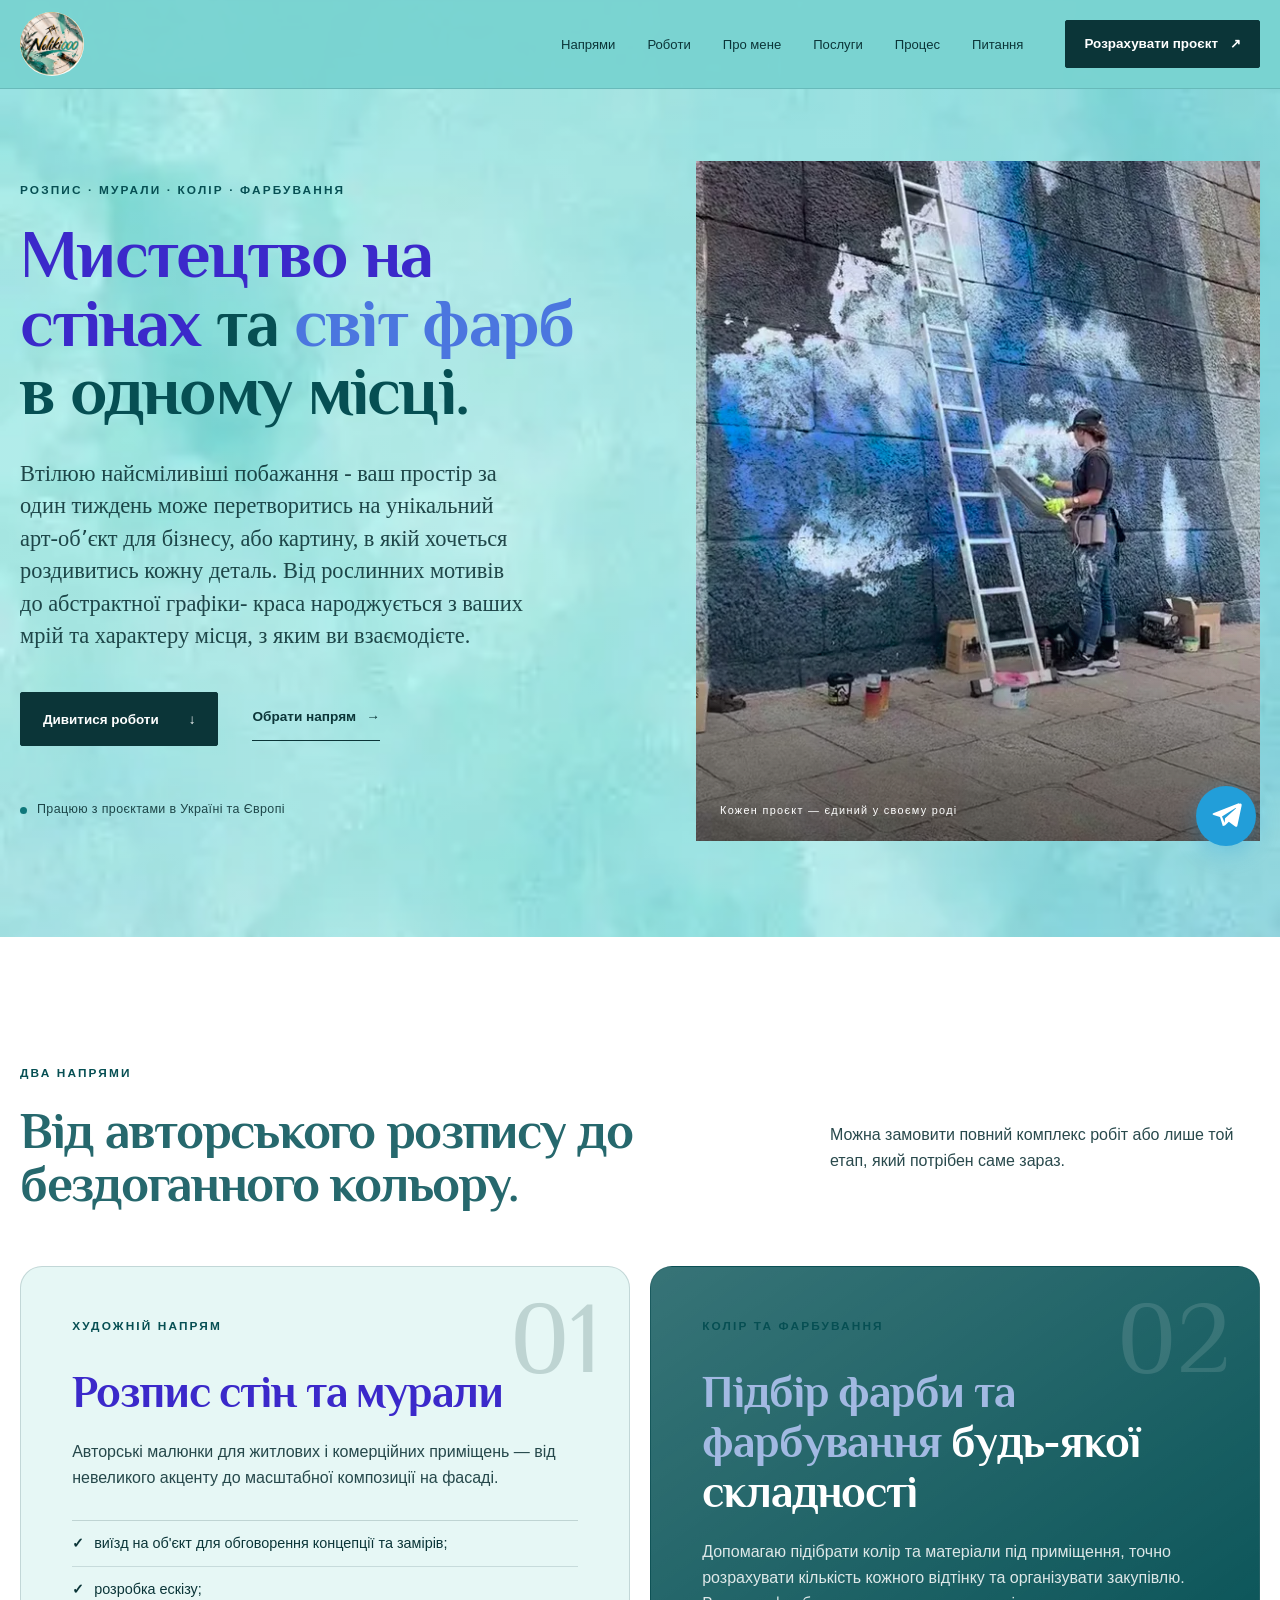
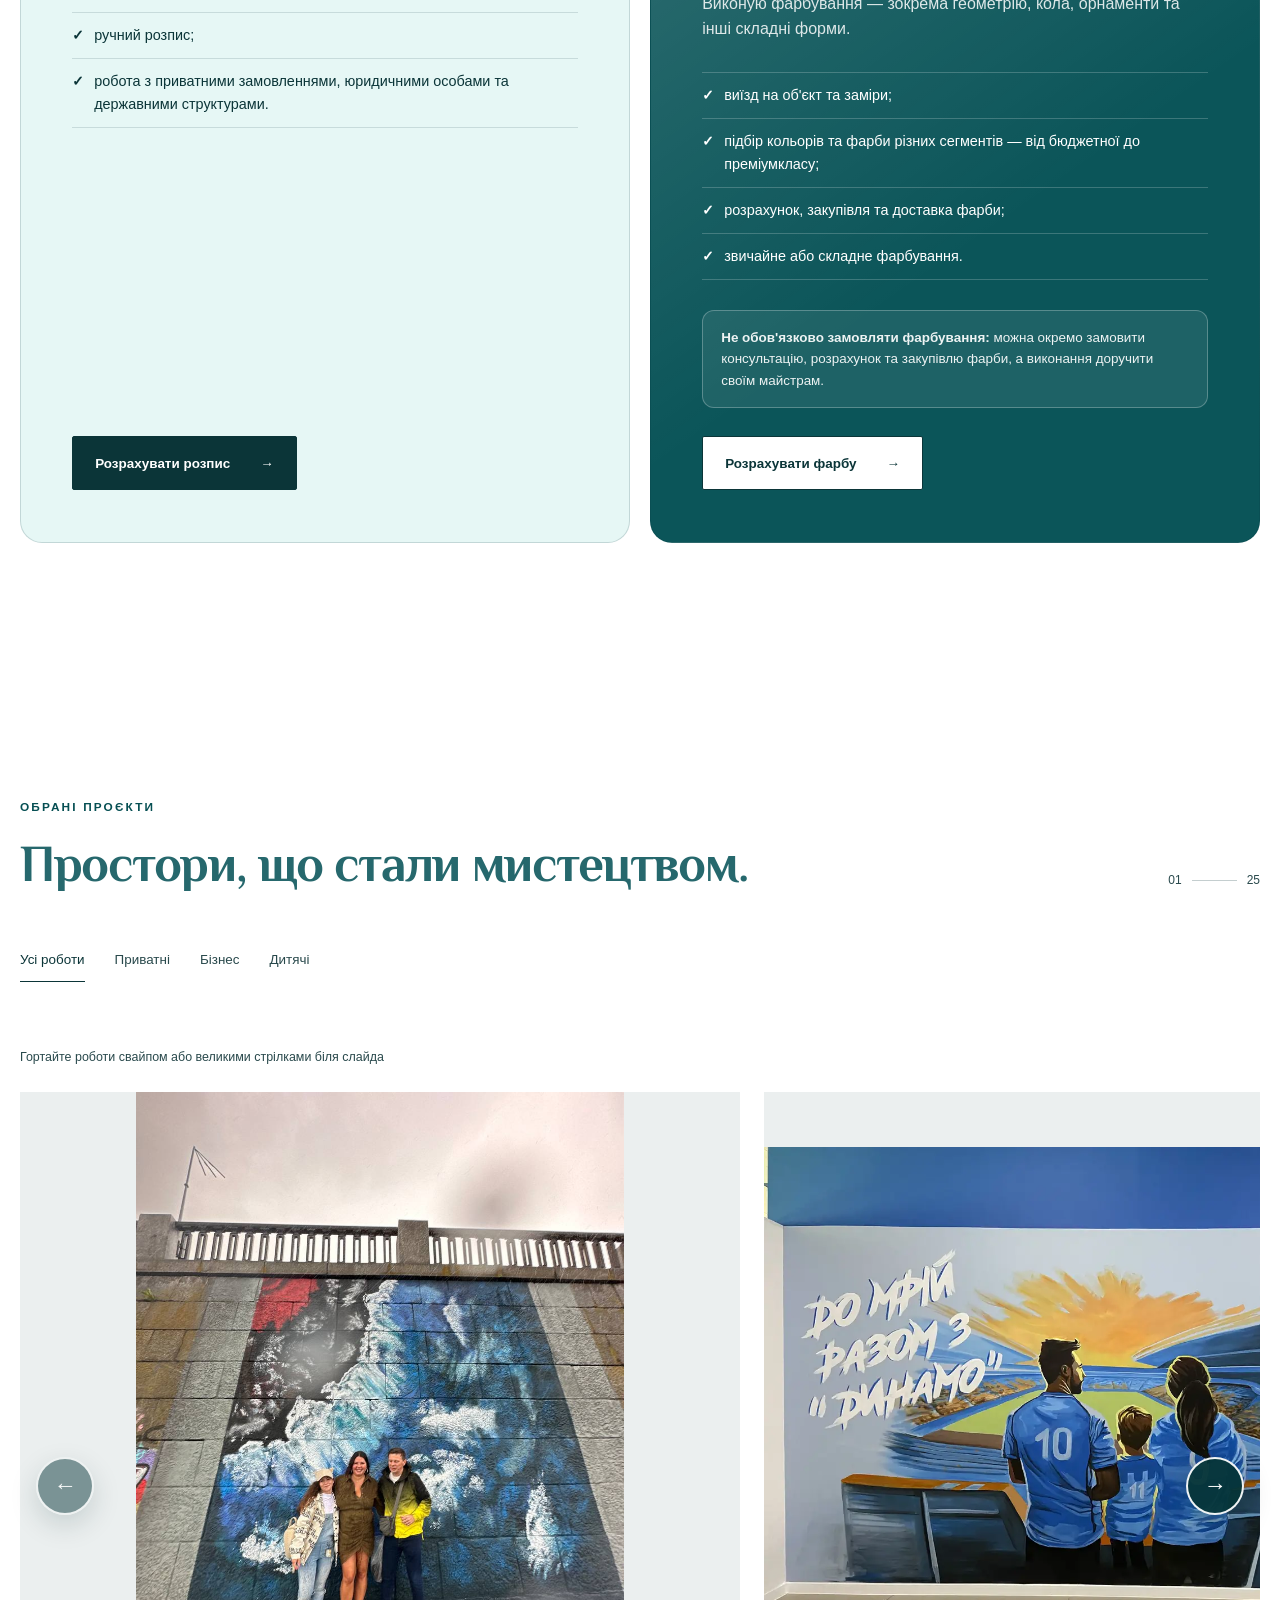
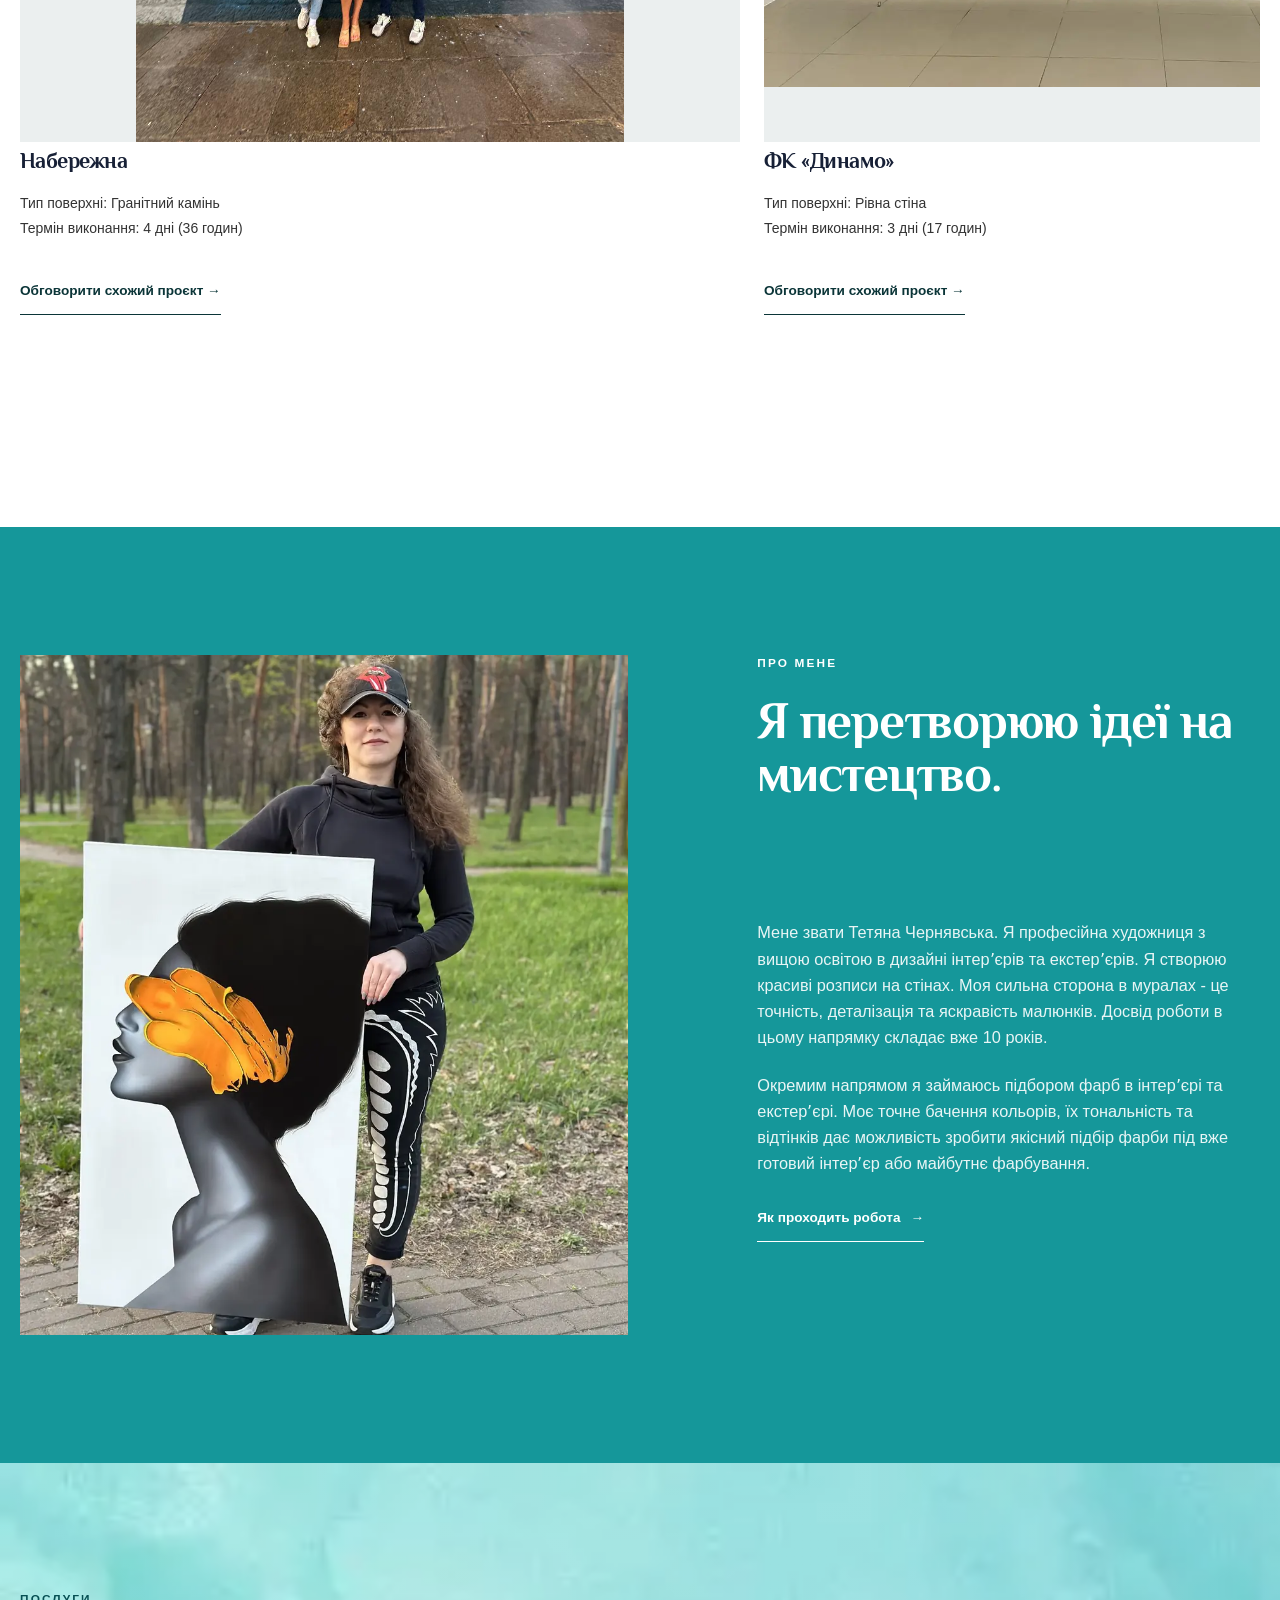
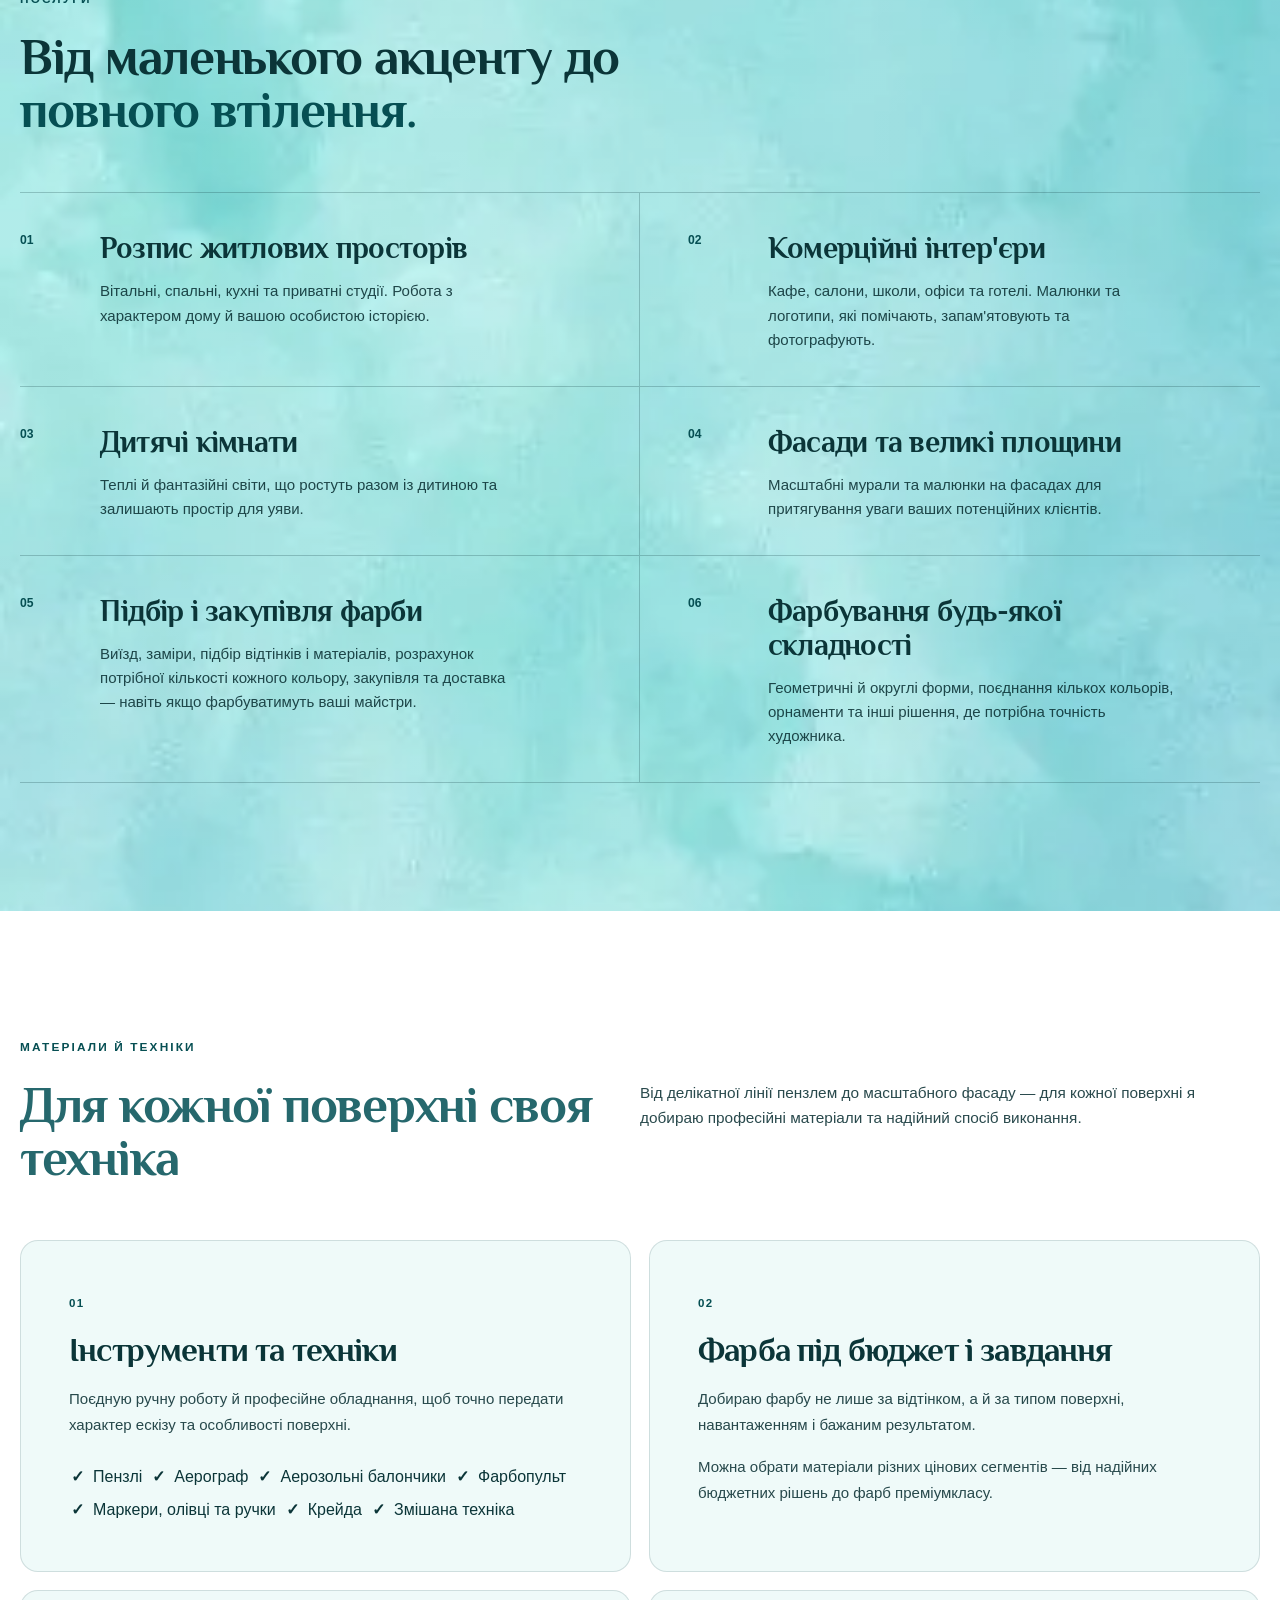
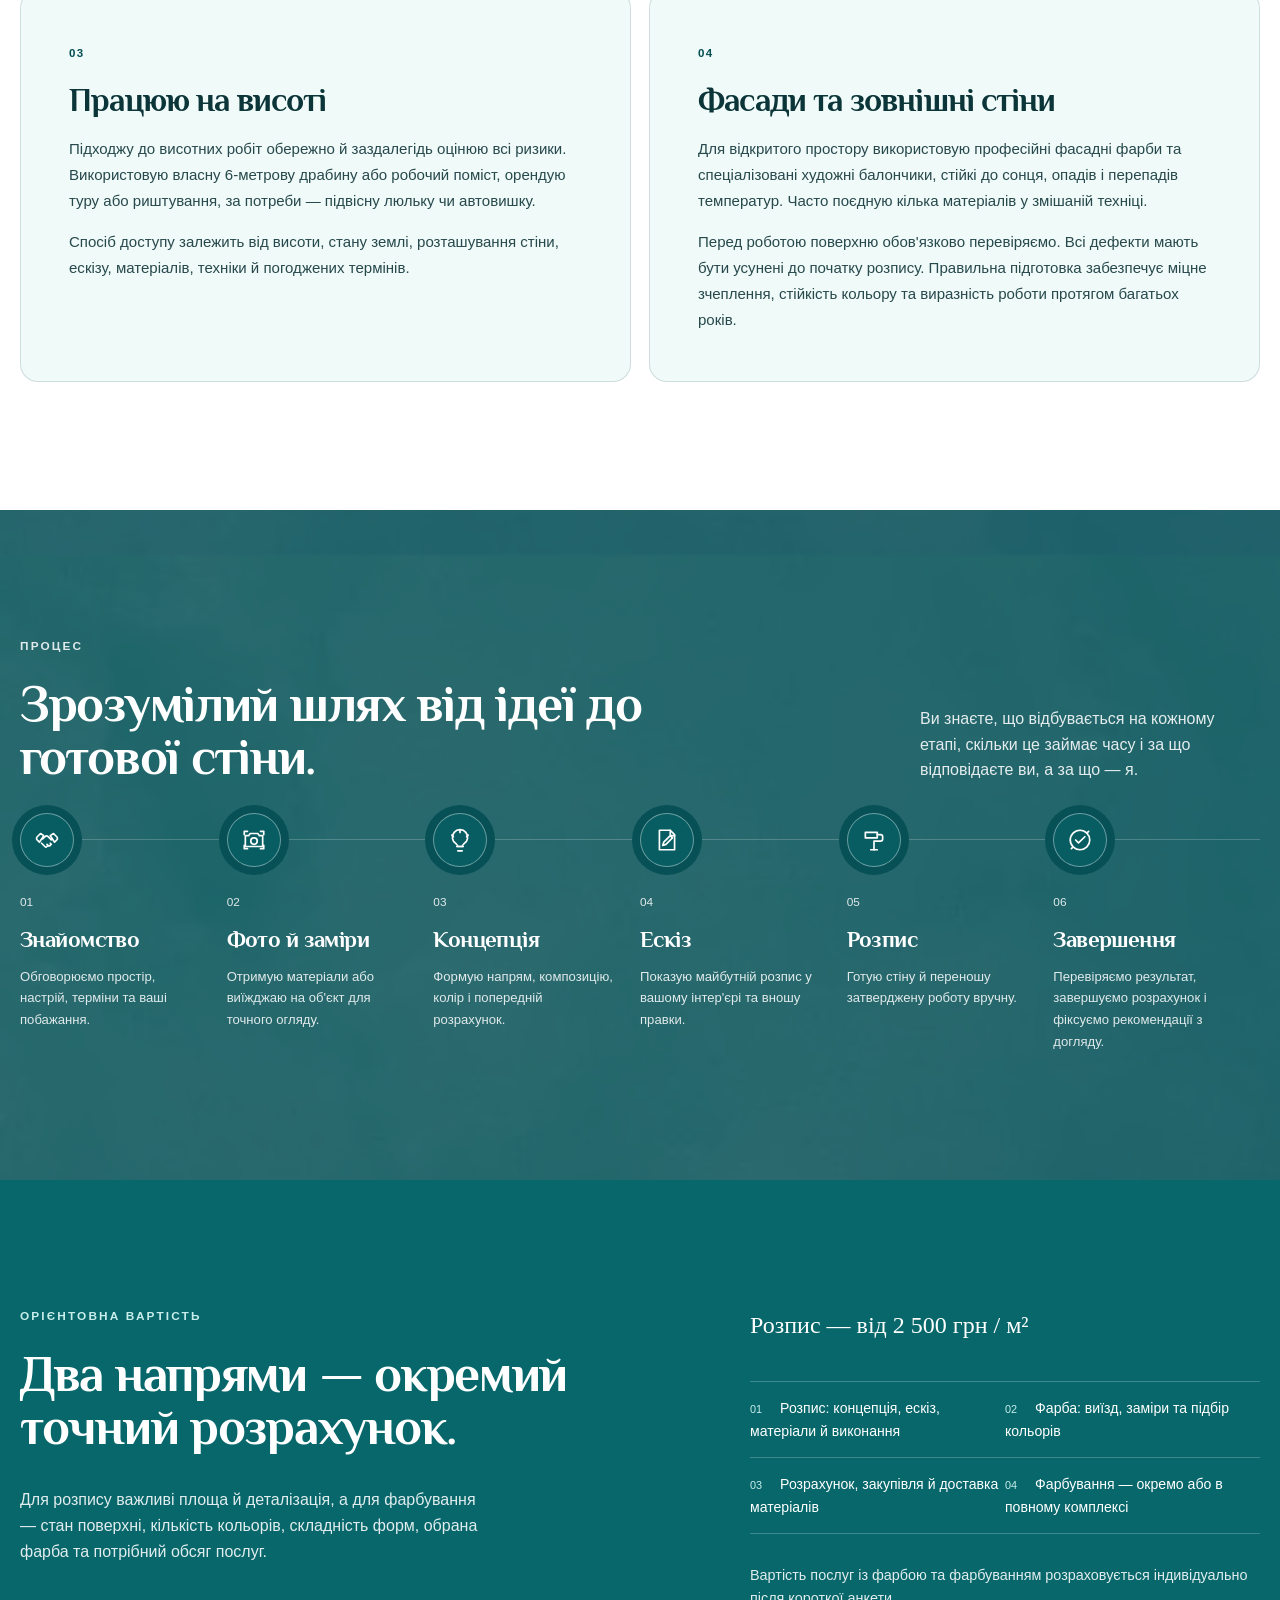
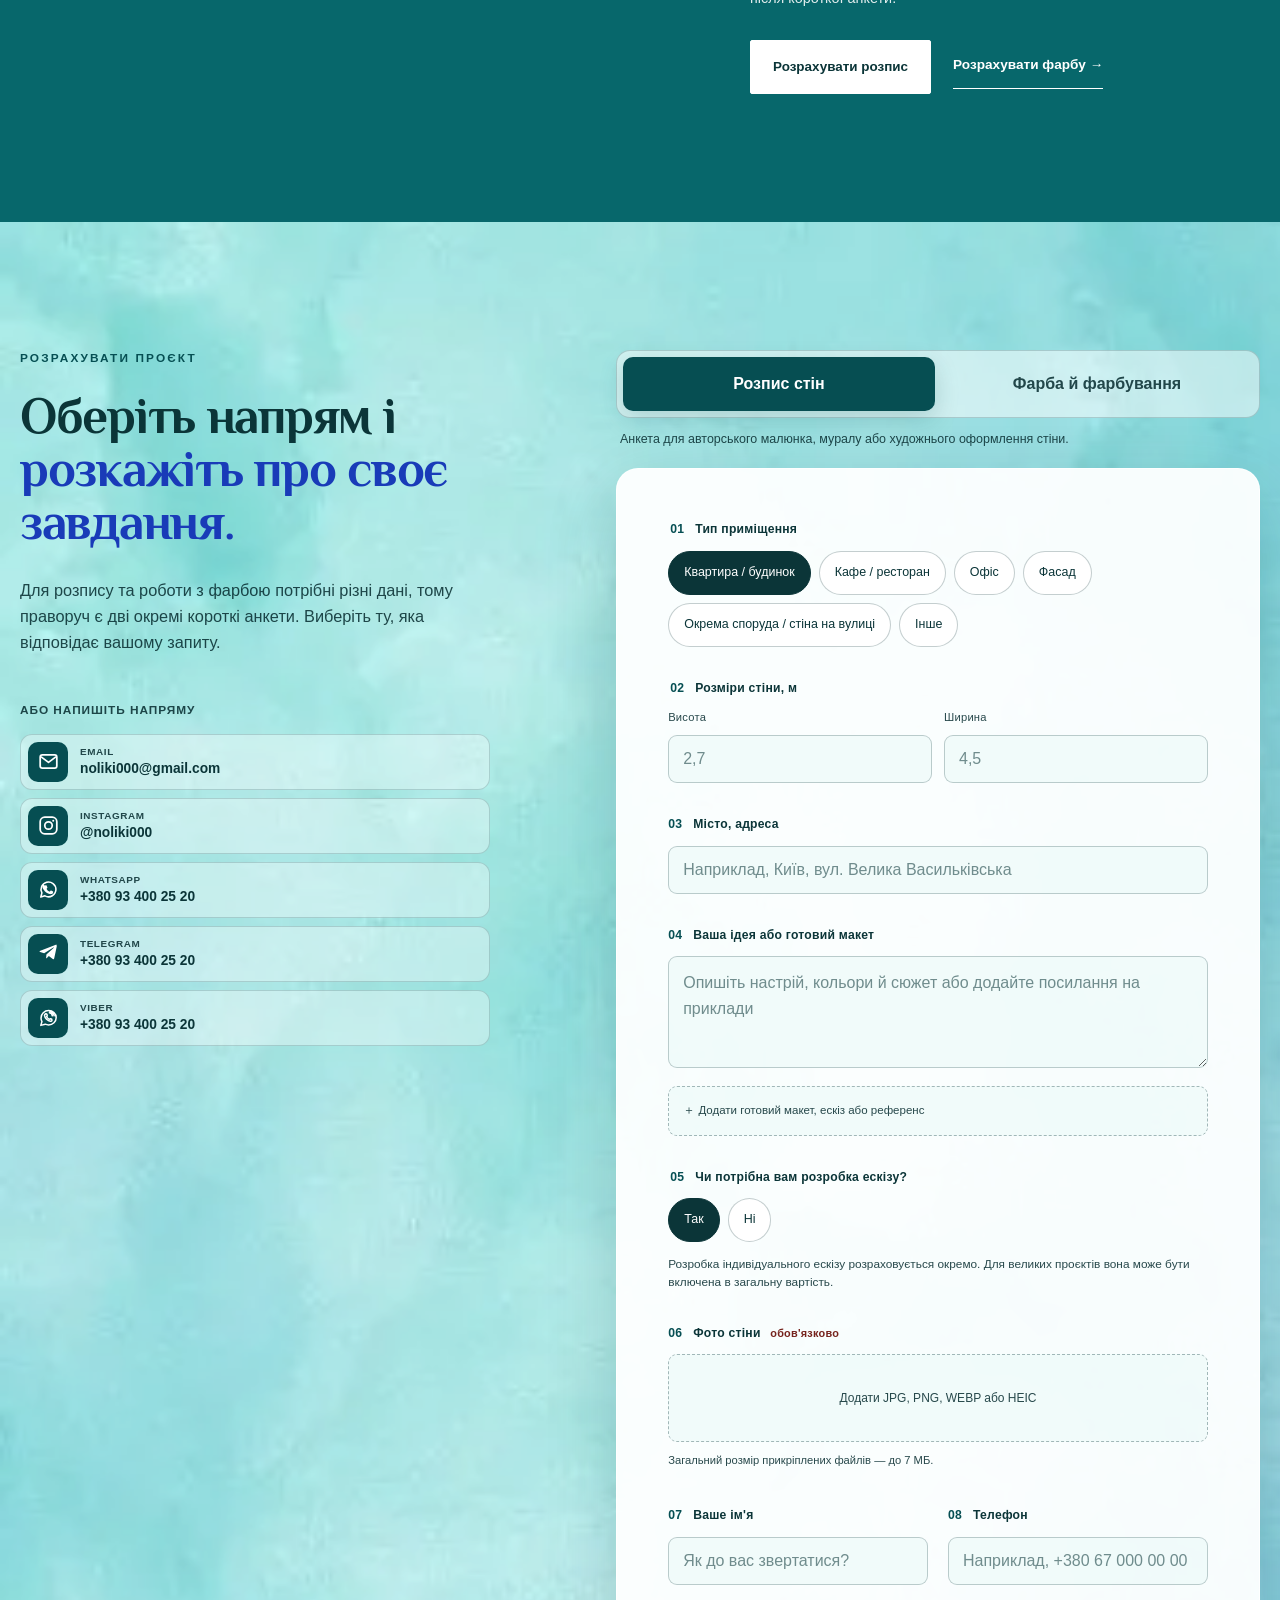
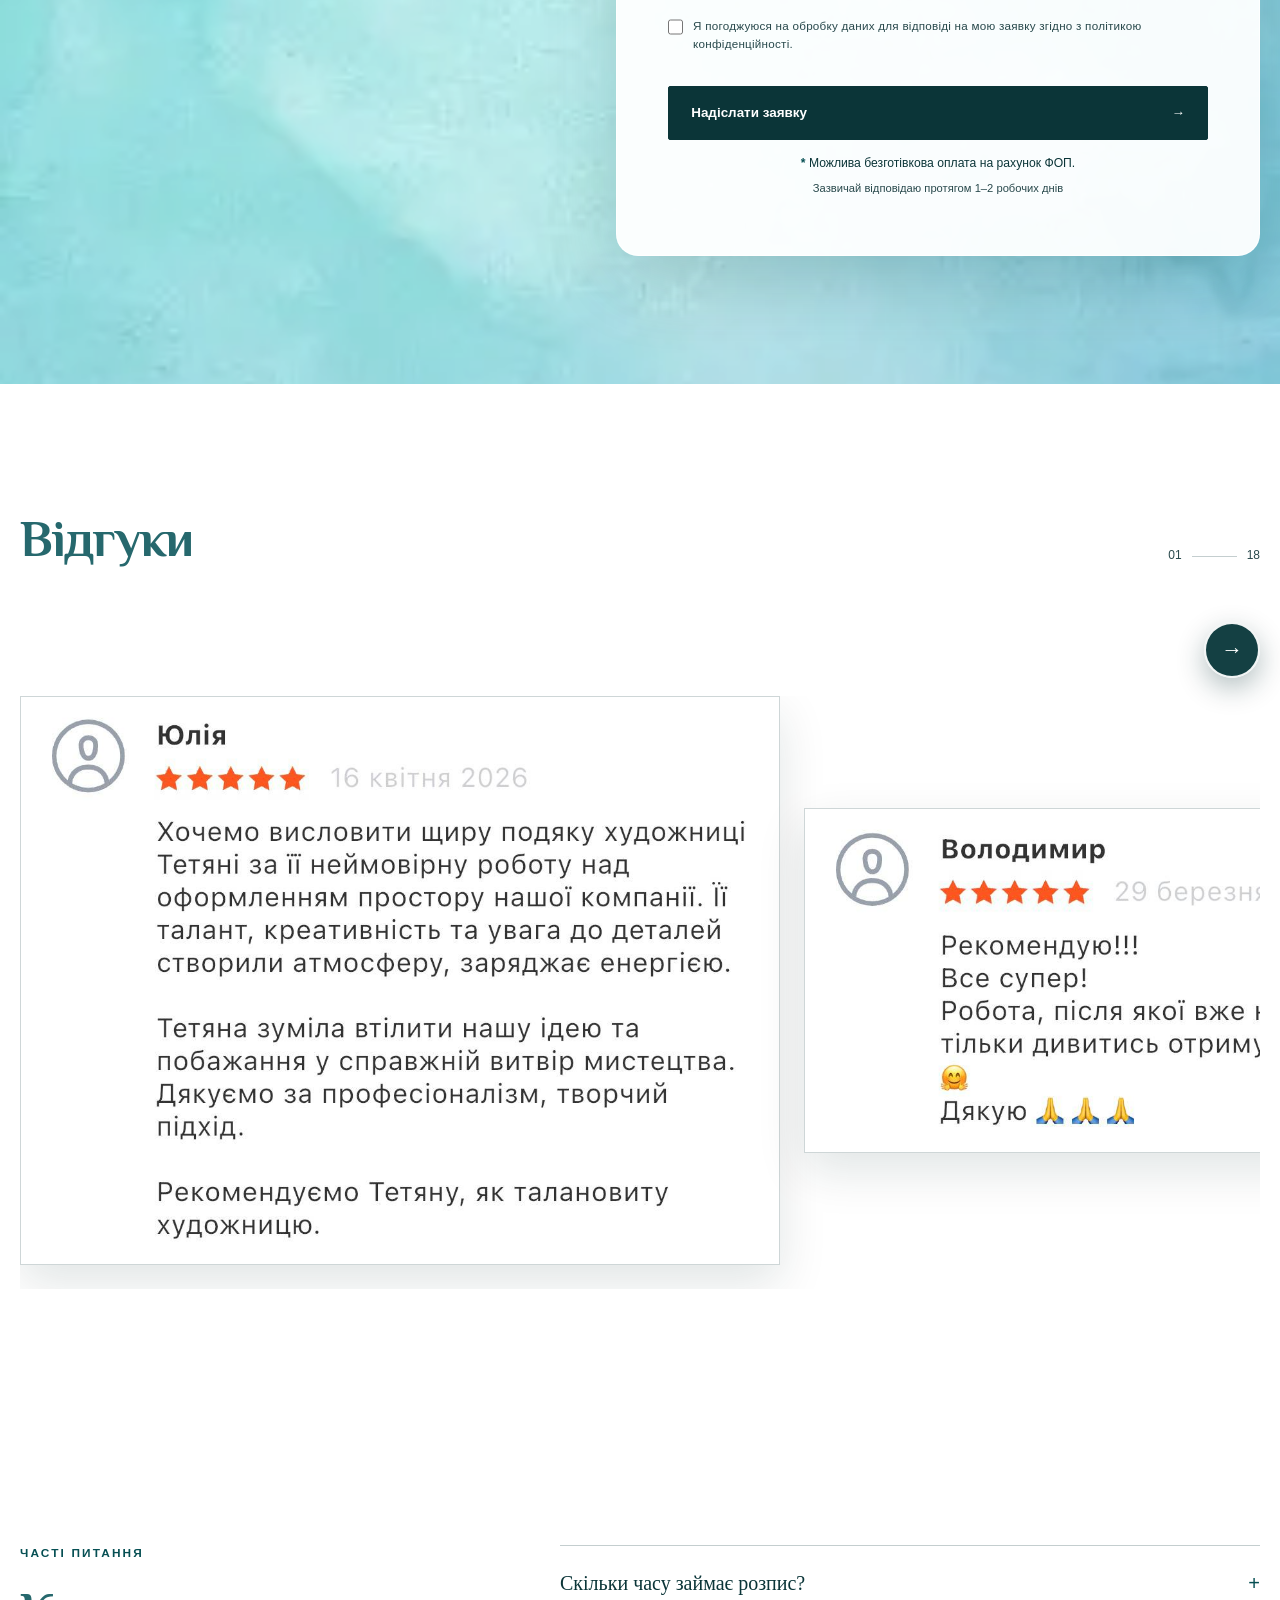
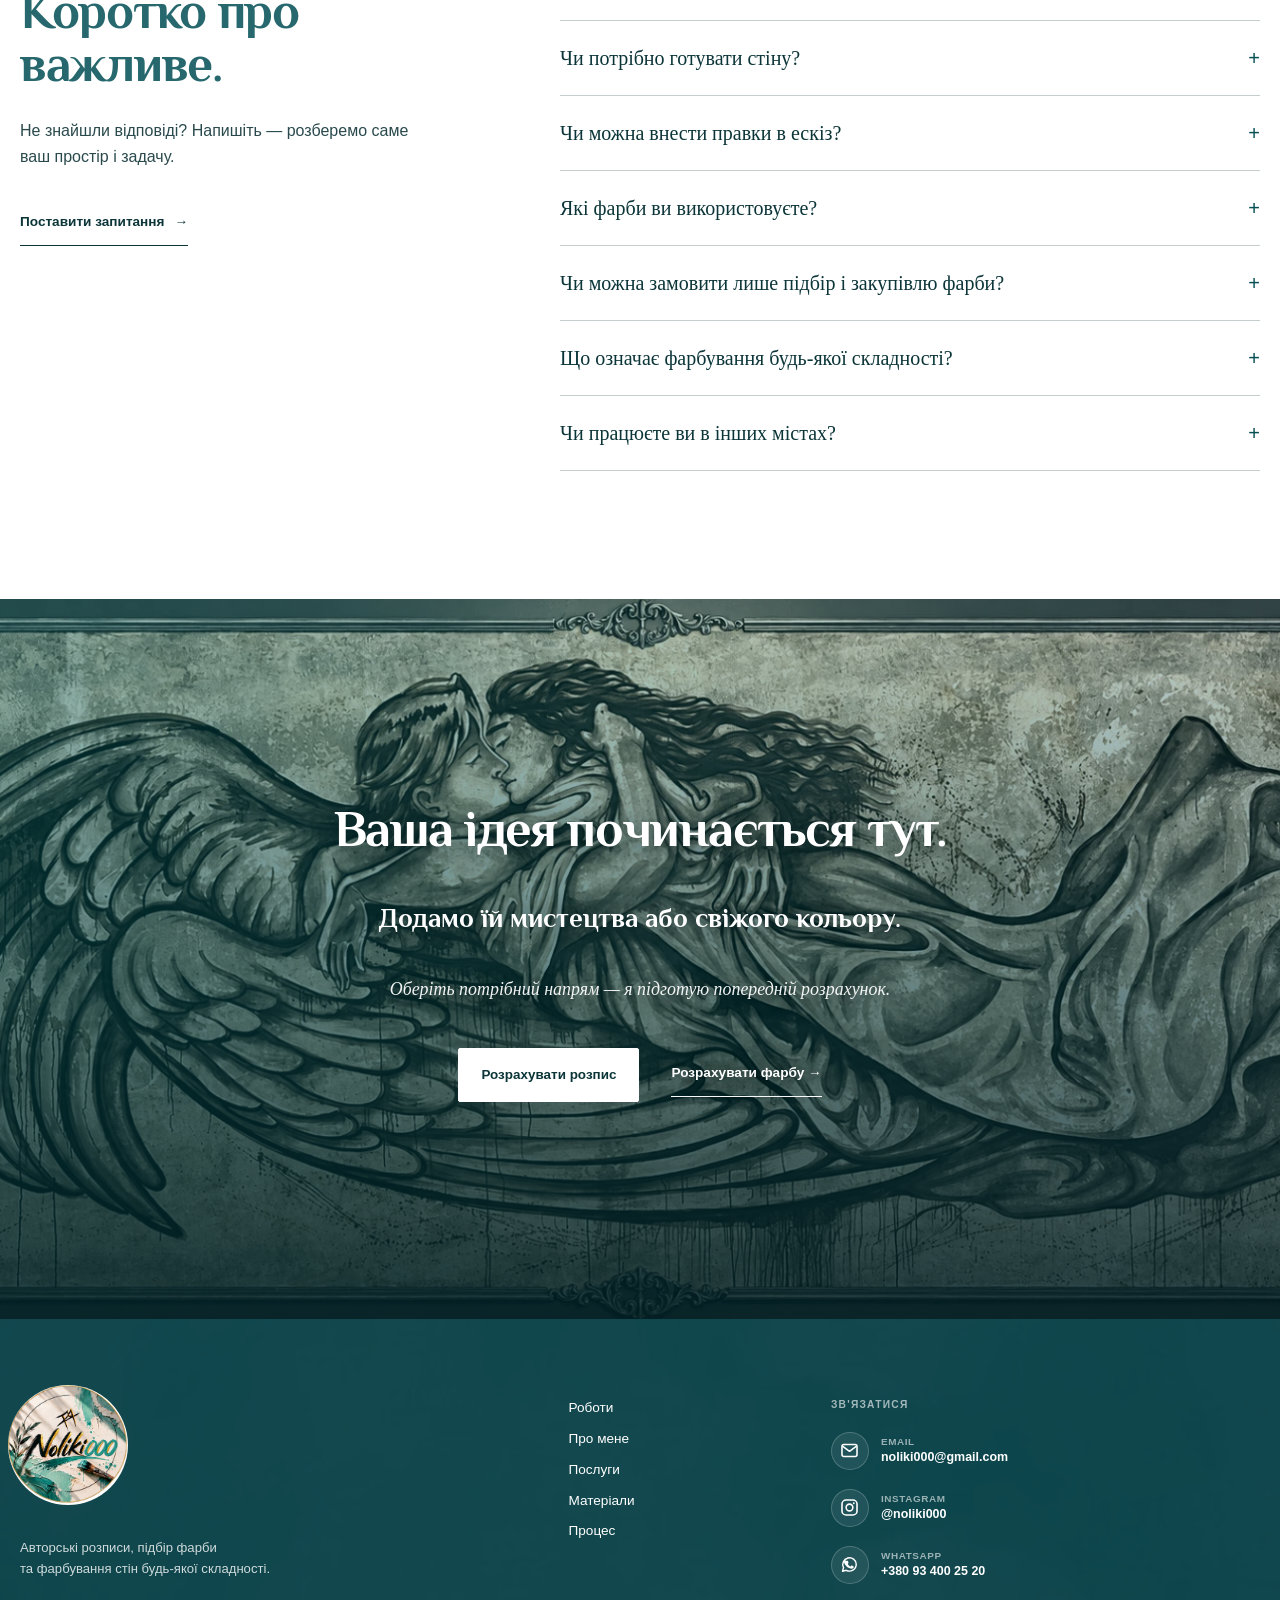
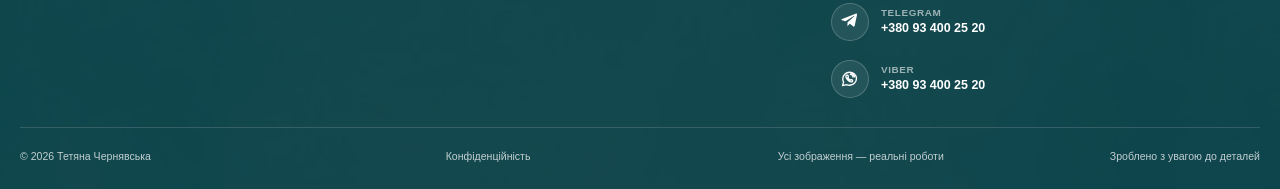
<file: index.html>
<!doctype html>
<html lang="uk">
  <head>
    <meta charset="UTF-8">
    <meta name="viewport" content="width=device-width, initial-scale=1, viewport-fit=cover">
    <script src="early.js"></script>
   <title>Noliki000 | Тетяна Чернявська — розпис стін і мурали по Україні</title> 
    <meta name="description" content="Noliki000 — художній розпис стін, мурали та фарбування на замовлення. Тетяна Чернявська. Київ, Київська область та вся Україна.">
    <meta name="theme-color" content="#53C8C8">
    <meta property="og:type" content="website">
    <meta property="og:locale" content="uk_UA">
    <meta property="og:title" content="Тетяна Чернявська — розпис і фарбування стін">
    <meta property="og:description" content="Мистецтво на стінах та світ фарб в одному місці.">
    <meta property="og:image" content="og.png">
    <link rel="icon" href="favicon.ico" sizes="any">
    <link rel="icon" href="favicon.png" type="image/png" sizes="64x64">
    <link rel="apple-touch-icon" href="apple-touch-icon.png" sizes="180x180">
    <link rel="preconnect" href="https://fonts.googleapis.com">
    <link rel="preconnect" href="https://fonts.gstatic.com" crossorigin>
    <link href="https://fonts.googleapis.com/css2?family=Philosopher:wght@400;700&display=swap" rel="stylesheet">
    <link rel="stylesheet" href="styles.css?v=20261111-green-test">
    <script type="application/ld+json">
      {
        "@context": "https://schema.org",
        "@type": "Person",
        "name": "Тетяна Чернявська",
        "jobTitle": "Художниця, спеціалістка з розпису та фарбування стін",
        "description": "Авторські розписи, мурали, підбір фарби та фарбування стін будь-якої складності",
        "email": "mailto:noliki000@gmail.com",
        "telephone": "+380934002520",
        "sameAs": [
          "https://www.instagram.com/noliki000/",
          "https://wa.me/380934002520",
          "https://t.me/+380934002520"
        ]
      }
    </script>

    <style id="portfolio-title-visibility-fix">
      #portfolio-carousel .project-card .project-title {
        display: block !important; height: auto !important; max-height: none !important;
        min-height: 0 !important; overflow: visible !important; opacity: 1 !important;
        visibility: visible !important; transform: none !important;
      }
      #portfolio-carousel .project-card .project-title h3 {
        display: block !important; visibility: visible !important; opacity: 1 !important;
        position: static !important; height: auto !important; max-height: none !important;
        overflow: visible !important; margin: 0 0 8px !important;
        color: #172036 !important; font-size: 22px !important;
        line-height: 1.25 !important; font-weight: 700 !important;
        white-space: normal !important;
      }
    </style>
  </head>
  <body class="has-site-header">
    <a class="skip-link" href="#main">Перейти до змісту</a>

    <header class="site-header">
      <div class="header-inner">
        <a class="brand" href="#top" aria-label="Тетяна Чернявська, на початок">
          <img src="assets/images/brand/tatiana-logo.jpg" alt="" width="64" height="64" fetchpriority="high">
        </a>
        <nav class="desktop-nav" aria-label="Головна навігація">
          <a href="#directions">Напрями</a>
          <a href="#works">Роботи</a>
          <a href="#about">Про мене</a>
          <a href="#services">Послуги</a>
          <a href="#process">Процес</a>
          <a href="#faq">Питання</a>
        </nav>
        <a class="button button-small desktop-cta" href="#request">Розрахувати проєкт <span aria-hidden="true">↗</span></a>
        <button class="menu-button" type="button" aria-label="Відкрити меню" aria-expanded="false" aria-controls="mobile-menu">
          <span>МЕНЮ</span><span class="menu-icon" aria-hidden="true"><b></b><b></b></span>
        </button>
      </div>
    </header>

      <div class="mobile-menu" id="mobile-menu" aria-hidden="true" inert>
        <nav aria-label="Мобільна навігація">
          <a href="#directions"><small>01</small>Два напрями</a>
          <a href="#works"><small>02</small>Роботи</a>
          <a href="#about"><small>03</small>Про мене</a>
          <a href="#services"><small>04</small>Послуги</a>
          <a href="#process"><small>05</small>Процес</a>
          <a href="#faq"><small>06</small>Питання</a>
        </nav>
        <a class="button" href="#request">Розрахувати проєкт <span aria-hidden="true">→</span></a>
      </div>

    <main id="main">
      <section class="hero section-wide surface-smoke" id="top">
        <div class="hero-copy" data-reveal>
          <p class="eyebrow">РОЗПИС · МУРАЛИ · КОЛІР · ФАРБУВАННЯ</p>
          <h1 class="rozpis">Мистецтво на стінах <em>та </em><em class="svit_farb">світ фарб</em> <em>в одному місці.</em></h1>
          <p class="lead">Втілюю найсміливіші побажання - ваш простір за один тиждень може перетворитись на унікальний арт-обʼєкт для бізнесу, або картину, в якій хочеться роздивитись кожну деталь. Від рослинних мотивів до абстрактної графіки- краса народжується з ваших мрій та характеру місця, з яким ви взаємодієте.</p>
          <div class="hero-actions">
            <a class="button" href="#works">Дивитися роботи <span aria-hidden="true">↓</span></a>
            <a class="text-link" href="#directions">Обрати напрям <span aria-hidden="true">→</span></a>
          </div>
          <p class="location"><span></span> Працюю з проєктами в Україні та Європі</p>
        </div>
        <figure class="hero-visual hero-video-slot" data-reveal aria-label="Тетяна Чернявська створює художній розпис стіни">
          <img class="hero-media-fallback" src="assets/images/hero/hero-process-poster-sdr.webp" alt="" fetchpriority="high" decoding="async">
          <video class="hero-media-video" muted loop playsinline preload="none" poster="assets/images/hero/hero-process-poster-sdr.webp" disablepictureinpicture disableremoteplayback tabindex="-1" aria-hidden="true" data-hero-video>
            <source src="assets/videos/hero/hero-process-loop-sdr.mp4" type="video/mp4">
          </video>
          <figcaption><span>Кожен проєкт — єдиний у своєму роді</span></figcaption>
        </figure>
      </section>

      <section class="section directions surface-white" id="directions" aria-labelledby="directions-title">
        <div class="section-heading" data-reveal>
          <div>
            <p class="eyebrow">ДВА НАПРЯМИ</p>
            <h2 id="directions-title" style="color: #26686D !important;">Від авторського розпису до <em style="color: #26686D !important;">бездоганного кольору.</em></h2>
          </div>
          <p>Можна замовити повний комплекс робіт або лише той етап, який потрібен саме зараз.</p>
        </div>
        <div class="directions-grid">
          <article class="direction-card direction-art" data-reveal>
            <span class="direction-number">01</span>
            <p class="eyebrow">ХУДОЖНІЙ НАПРЯМ</p>
            <h3 class="rozpis">Розпис стін та мурали</h3>
            <p>Авторські малюнки для житлових і комерційних приміщень — від невеликого акценту до масштабної композиції на фасаді.</p>
            <ul><li>виїзд на об'єкт для обговорення концепції та замірів;</li><li>розробка ескізу;</li><li>ручний розпис;</li><li>робота з приватними замовленнями, юридичними особами та державними структурами.</li></ul>
            <a class="button" href="#request" data-request-type="mural">Розрахувати розпис <span aria-hidden="true">→</span></a>
          </article>
          <article class="direction-card direction-paint" data-reveal>
            <span class="direction-number">02</span>
            <p class="eyebrow">КОЛІР ТА ФАРБУВАННЯ</p>
            <h3><em class="svit_farbuv">Підбір фарби та фарбування</em> будь-якої складності</h3>
            <p>Допомагаю підібрати колір та матеріали під приміщення, точно розрахувати кількість кожного відтінку та організувати закупівлю. Виконую фарбування — зокрема геометрію, кола, орнаменти та інші складні форми.</p>
            <ul><li>виїзд на об'єкт та заміри;</li><li>підбір кольорів та фарби різних сегментів — від бюджетної до преміумкласу;</li><li>розрахунок, закупівля та доставка фарби;</li><li>звичайне або складне фарбування.</li></ul>
            <p class="direction-note"><strong>Не обов'язково замовляти фарбування:</strong> можна окремо замовити консультацію, розрахунок та закупівлю фарби, а виконання доручити своїм майстрам.</p>
            <a class="button" href="#request" data-request-type="paint">Розрахувати фарбу <span aria-hidden="true">→</span></a>
          </article>
        </div>
      </section>

      <section class="section works surface-white" id="works">
        <div class="section-heading" data-reveal>
          <div>
            <p class="eyebrow">ОБРАНІ ПРОЄКТИ</p>
            <h2 style="color:#26686D !important;">Простори, що <em class="art-heading-accent" style="color:#26686D !important;">стали мистецтвом.</em></h2>
          </div>
          <span class="counter" id="portfolio-counter">01 <i></i> 25</span>
        </div>
        <div class="filters" role="group" aria-label="Фільтр робіт" data-reveal>
          <button class="is-active" type="button" data-filter="all" aria-pressed="true">Усі роботи</button>
          <button type="button" data-filter="private" aria-pressed="false">Приватні</button>
          <button type="button" data-filter="business" aria-pressed="false">Бізнес</button>
          <button type="button" data-filter="kids" aria-pressed="false">Дитячі</button>

        </div>
        <div class="portfolio-carousel-shell" data-reveal>
          <div class="carousel-actions"><p>Гортайте роботи свайпом або великими стрілками біля слайда</p></div>
          <button class="carousel-arrow carousel-arrow-prev" id="portfolio-prev" type="button" aria-label="Попередня робота"><span aria-hidden="true">←</span></button>
          <div class="portfolio-carousel" id="portfolio-carousel">
            <article class="project-card" data-category="facades"><div class="project-image"><img src="assets/images/works/facades/svit-navyvorit-mural.jpg" alt="Мурал «Світ Навиворіт»" loading="lazy" decoding="async"><span class="project-view">РЕАЛЬНА РОБОТА</span></div><p class="project-meta">НАБЕРЕЖНА</p><div class="project-title"><h3>Набережна</h3></div><div class="project-description" style="display:block !important;visibility:visible !important;opacity:1 !important;height:auto !important;max-height:none !important;overflow:visible !important;padding:6px 0 10px !important;"><p style="display:block !important;visibility:visible !important;opacity:1 !important;position:static !important;height:auto !important;max-height:none !important;overflow:visible !important;margin:4px 0 !important;font-size:14px !important;line-height:1.5 !important;color:#333 !important;white-space:normal !important;">Тип поверхні: Гранітний камінь</p><p style="display:block !important;visibility:visible !important;opacity:1 !important;position:static !important;height:auto !important;max-height:none !important;overflow:visible !important;margin:4px 0 !important;font-size:14px !important;line-height:1.5 !important;color:#333 !important;white-space:normal !important;">Термін виконання: 4 дні (36 годин)</p></div><a class="text-link project-link" href="#request">Обговорити схожий проєкт →</a></article>
            <article class="project-card" data-category="kids"><div class="project-image"><img src="assets/images/works/kids/dynamo-kids.webp" alt="Футбольний розпис «Динамо KIDS»" loading="lazy" decoding="async"><span class="project-view">РЕАЛЬНА РОБОТА</span></div><p class="project-meta">ФК «ДИНАМО»</p><div class="project-title"><h3>ФК «Динамо»</h3></div><div class="project-description" style="display:block !important;visibility:visible !important;opacity:1 !important;height:auto !important;max-height:none !important;overflow:visible !important;padding:6px 0 10px !important;"><p style="display:block !important;visibility:visible !important;opacity:1 !important;position:static !important;height:auto !important;max-height:none !important;overflow:visible !important;margin:4px 0 !important;font-size:14px !important;line-height:1.5 !important;color:#333 !important;white-space:normal !important;">Тип поверхні: Рівна стіна</p><p style="display:block !important;visibility:visible !important;opacity:1 !important;position:static !important;height:auto !important;max-height:none !important;overflow:visible !important;margin:4px 0 !important;font-size:14px !important;line-height:1.5 !important;color:#333 !important;white-space:normal !important;">Термін виконання: 3 дні (17 годин)</p></div><a class="text-link project-link" href="#request">Обговорити схожий проєкт →</a></article>
            <article class="project-card" data-category="private"><div class="project-image"><img src="assets/images/works/private/lebedi.png" alt="Лебеді на озері — розпис стін" loading="lazy" decoding="async"><span class="project-view">РЕАЛЬНА РОБОТА</span></div><p class="project-meta">ПРИВАТНИЙ БУДИНОК</p><div class="project-title"><h3>Приватний будинок</h3></div><div class="project-description" style="display:block !important;visibility:visible !important;opacity:1 !important;height:auto !important;max-height:none !important;overflow:visible !important;padding:6px 0 10px !important;"><p style="display:block !important;visibility:visible !important;opacity:1 !important;position:static !important;height:auto !important;max-height:none !important;overflow:visible !important;margin:4px 0 !important;font-size:14px !important;line-height:1.5 !important;color:#333 !important;white-space:normal !important;">Тип поверхні: Декоративна штукатурка «короїд»</p><p style="display:block !important;visibility:visible !important;opacity:1 !important;position:static !important;height:auto !important;max-height:none !important;overflow:visible !important;margin:4px 0 !important;font-size:14px !important;line-height:1.5 !important;color:#333 !important;white-space:normal !important;">Термін виконання: 10 днів (60 годин)</p></div><a class="text-link project-link" href="#request">Обговорити схожий проєкт →</a></article>
            <article class="project-card" data-category="private"><div class="project-image"><img src="assets/images/works/private/pool-sea.png" alt="Басейн із морським пейзажем" loading="lazy" decoding="async"><span class="project-view">РЕАЛЬНА РОБОТА</span></div><p class="project-meta">ПРИВАТНИЙ БУДИНОК</p><div class="project-title"><h3>Приватний будинок</h3></div><div class="project-description" style="display:block !important;visibility:visible !important;opacity:1 !important;height:auto !important;max-height:none !important;overflow:visible !important;padding:6px 0 10px !important;"><p style="display:block !important;visibility:visible !important;opacity:1 !important;position:static !important;height:auto !important;max-height:none !important;overflow:visible !important;margin:4px 0 !important;font-size:14px !important;line-height:1.5 !important;color:#333 !important;white-space:normal !important;">Тип поверхні: Стіна з барельєфом</p><p style="display:block !important;visibility:visible !important;opacity:1 !important;position:static !important;height:auto !important;max-height:none !important;overflow:visible !important;margin:4px 0 !important;font-size:14px !important;line-height:1.5 !important;color:#333 !important;white-space:normal !important;">Термін виконання: 3 тижні (командна робота)</p></div><a class="text-link project-link" href="#request">Обговорити схожий проєкт →</a></article>
            <article class="project-card" data-category="private"><div class="project-image"><img src="assets/images/works/gallery/photo-05-new.jpg" alt="Монохромний художній розпис із двома ангелами" loading="lazy" decoding="async"><span class="project-view">РЕАЛЬНА РОБОТА</span></div><p class="project-meta">БАР</p><div class="project-title"><h3>Бар</h3></div><div class="project-description" style="display:block !important;visibility:visible !important;opacity:1 !important;height:auto !important;max-height:none !important;overflow:visible !important;padding:6px 0 10px !important;"><p style="display:block !important;visibility:visible !important;opacity:1 !important;position:static !important;height:auto !important;max-height:none !important;overflow:visible !important;margin:4px 0 !important;font-size:14px !important;line-height:1.5 !important;color:#333 !important;white-space:normal !important;">Тип поверхні: Рівна стіна</p><p style="display:block !important;visibility:visible !important;opacity:1 !important;position:static !important;height:auto !important;max-height:none !important;overflow:visible !important;margin:4px 0 !important;font-size:14px !important;line-height:1.5 !important;color:#333 !important;white-space:normal !important;">Термін виконання: 5 днів (30 годин)</p></div><a class="text-link project-link" href="#request">Обговорити схожий проєкт →</a></article>
            <article class="project-card" data-category="private"><div class="project-image"><img src="assets/images/works/private/kiss.webp" alt="Закохані — розпис стіни у спальні" loading="lazy" decoding="async"><span class="project-view">РЕАЛЬНА РОБОТА</span></div><p class="project-meta">КВАРТИРА</p><div class="project-title"><h3>Квартира</h3></div><div class="project-description" style="display:block !important;visibility:visible !important;opacity:1 !important;height:auto !important;max-height:none !important;overflow:visible !important;padding:6px 0 10px !important;"><p style="display:block !important;visibility:visible !important;opacity:1 !important;position:static !important;height:auto !important;max-height:none !important;overflow:visible !important;margin:4px 0 !important;font-size:14px !important;line-height:1.5 !important;color:#333 !important;white-space:normal !important;">Тип поверхні: Рівна стіна</p><p style="display:block !important;visibility:visible !important;opacity:1 !important;position:static !important;height:auto !important;max-height:none !important;overflow:visible !important;margin:4px 0 !important;font-size:14px !important;line-height:1.5 !important;color:#333 !important;white-space:normal !important;">Термін виконання: 4 дні (27 годин)</p></div><a class="text-link project-link" href="#request">Обговорити схожий проєкт →</a></article>
            <article class="project-card" data-category="private"><div class="project-image"><img src="assets/images/works/private/japan.jpg" alt="Японський пейзаж — загальний вигляд" loading="lazy" decoding="async"><span class="project-view">РЕАЛЬНА РОБОТА</span></div><p class="project-meta">КВАРТИРА</p><div class="project-title"><h3>Квартира</h3></div><div class="project-description" style="display:block !important;visibility:visible !important;opacity:1 !important;height:auto !important;max-height:none !important;overflow:visible !important;padding:6px 0 10px !important;"><p style="display:block !important;visibility:visible !important;opacity:1 !important;position:static !important;height:auto !important;max-height:none !important;overflow:visible !important;margin:4px 0 !important;font-size:14px !important;line-height:1.5 !important;color:#333 !important;white-space:normal !important;">Тип поверхні: Фактурна штукатурка «баранчик»</p><p style="display:block !important;visibility:visible !important;opacity:1 !important;position:static !important;height:auto !important;max-height:none !important;overflow:visible !important;margin:4px 0 !important;font-size:14px !important;line-height:1.5 !important;color:#333 !important;white-space:normal !important;">Термін виконання: 3 тижні (100 годин)</p></div><a class="text-link project-link" href="#request">Обговорити схожий проєкт →</a></article>
            <article class="project-card" data-category="private"><div class="project-image"><img src="assets/images/works/private/japan1.jpg" alt="Японський пейзаж — пагода крупним планом" loading="lazy" decoding="async"><span class="project-view">РЕАЛЬНА РОБОТА</span></div><p class="project-meta">ФРАГМЕНТ РОБОТИ</p><div class="project-title"><h3>Фрагмент роботи</h3></div><a class="text-link project-link" href="#request">Обговорити схожий проєкт →</a></article>
            <article class="project-card" data-category="business"><div class="project-image"><img src="assets/images/works/business/new-york-metro.jpg" alt="Графіті з нью-йоркським метро" loading="lazy" decoding="async"><span class="project-view">РЕАЛЬНА РОБОТА</span></div><p class="project-meta">БАР</p><div class="project-title"><h3>Бар</h3></div><div class="project-description" style="display:block !important;visibility:visible !important;opacity:1 !important;height:auto !important;max-height:none !important;overflow:visible !important;padding:6px 0 10px !important;"><p style="display:block !important;visibility:visible !important;opacity:1 !important;position:static !important;height:auto !important;max-height:none !important;overflow:visible !important;margin:4px 0 !important;font-size:14px !important;line-height:1.5 !important;color:#333 !important;white-space:normal !important;">Тип поверхні: Рівна стіна</p><p style="display:block !important;visibility:visible !important;opacity:1 !important;position:static !important;height:auto !important;max-height:none !important;overflow:visible !important;margin:4px 0 !important;font-size:14px !important;line-height:1.5 !important;color:#333 !important;white-space:normal !important;">Термін виконання: 6 днів (36 годин)</p></div><a class="text-link project-link" href="#request">Обговорити схожий проєкт →</a></article>
            <article class="project-card" data-category="kids"><div class="project-image"><img src="assets/images/works/gallery/photo-10-new.jpg" alt="Настінний розпис дитячої футбольної команди на тлі стадіону" loading="lazy" decoding="async"><span class="project-view">РЕАЛЬНА РОБОТА</span></div><p class="project-meta">СПОРТИВНА ШКОЛА</p><div class="project-title"><h3>Спортивна школа</h3></div><div class="project-description" style="display:block !important;visibility:visible !important;opacity:1 !important;height:auto !important;max-height:none !important;overflow:visible !important;padding:6px 0 10px !important;"><p style="display:block !important;visibility:visible !important;opacity:1 !important;position:static !important;height:auto !important;max-height:none !important;overflow:visible !important;margin:4px 0 !important;font-size:14px !important;line-height:1.5 !important;color:#333 !important;white-space:normal !important;">Тип поверхні: Цегляна поверхня</p><p style="display:block !important;visibility:visible !important;opacity:1 !important;position:static !important;height:auto !important;max-height:none !important;overflow:visible !important;margin:4px 0 !important;font-size:14px !important;line-height:1.5 !important;color:#333 !important;white-space:normal !important;">Термін виконання: 6 днів (45 годин)</p></div><a class="text-link project-link" href="#request">Обговорити схожий проєкт →</a></article>
            <article class="project-card" data-category="business"><div class="project-image"><img src="assets/images/works/private/wine-glass.jpg" alt="Розпис із келихом вина" loading="lazy" decoding="async"><span class="project-view">РЕАЛЬНА РОБОТА</span></div><p class="project-meta">КАБІНЕТ</p><div class="project-title"><h3>Кабінет</h3></div><div class="project-description" style="display:block !important;visibility:visible !important;opacity:1 !important;height:auto !important;max-height:none !important;overflow:visible !important;padding:6px 0 10px !important;"><p style="display:block !important;visibility:visible !important;opacity:1 !important;position:static !important;height:auto !important;max-height:none !important;overflow:visible !important;margin:4px 0 !important;font-size:14px !important;line-height:1.5 !important;color:#333 !important;white-space:normal !important;">Тип поверхні: Дрібнозерниста поверхня</p><p style="display:block !important;visibility:visible !important;opacity:1 !important;position:static !important;height:auto !important;max-height:none !important;overflow:visible !important;margin:4px 0 !important;font-size:14px !important;line-height:1.5 !important;color:#333 !important;white-space:normal !important;">Термін виконання: 1 день (6 годин)</p></div><a class="text-link project-link" href="#request">Обговорити схожий проєкт →</a></article>
            <article class="project-card" data-category="private"><div class="project-image"><img src="assets/images/works/private/woman-silhouette.jpg" alt="Жіночий силует — настінний розпис" loading="lazy" decoding="async"><span class="project-view">РЕАЛЬНА РОБОТА</span></div><p class="project-meta">КВАРТИРА</p><div class="project-title"><h3>Квартира</h3></div><div class="project-description" style="display:block !important;visibility:visible !important;opacity:1 !important;height:auto !important;max-height:none !important;overflow:visible !important;padding:6px 0 10px !important;"><p style="display:block !important;visibility:visible !important;opacity:1 !important;position:static !important;height:auto !important;max-height:none !important;overflow:visible !important;margin:4px 0 !important;font-size:14px !important;line-height:1.5 !important;color:#333 !important;white-space:normal !important;">Тип поверхні: Дрібнозерниста поверхня</p><p style="display:block !important;visibility:visible !important;opacity:1 !important;position:static !important;height:auto !important;max-height:none !important;overflow:visible !important;margin:4px 0 !important;font-size:14px !important;line-height:1.5 !important;color:#333 !important;white-space:normal !important;">Термін виконання: 1 день (6 годин)</p></div><a class="text-link project-link" href="#request">Обговорити схожий проєкт →</a></article>
            <article class="project-card" data-category="private"><div class="project-image"><img src="assets/images/works/gallery/photo-13.webp" alt="Лісовий пейзаж — художній розпис стіни" loading="lazy" decoding="async"><span class="project-view">РЕАЛЬНА РОБОТА</span></div><p class="project-meta">КВАРТИРА</p><div class="project-title"><h3>Квартира</h3></div><div class="project-description" style="display:block !important;visibility:visible !important;opacity:1 !important;height:auto !important;max-height:none !important;overflow:visible !important;padding:6px 0 10px !important;"><p style="display:block !important;visibility:visible !important;opacity:1 !important;position:static !important;height:auto !important;max-height:none !important;overflow:visible !important;margin:4px 0 !important;font-size:14px !important;line-height:1.5 !important;color:#333 !important;white-space:normal !important;">Тип поверхні: Рівна стіна</p><p style="display:block !important;visibility:visible !important;opacity:1 !important;position:static !important;height:auto !important;max-height:none !important;overflow:visible !important;margin:4px 0 !important;font-size:14px !important;line-height:1.5 !important;color:#333 !important;white-space:normal !important;">Термін виконання: 7 днів</p></div><a class="text-link project-link" href="#request">Обговорити схожий проєкт →</a></article>
            <article class="project-card" data-category="business"><div class="project-image"><img src="assets/images/works/gallery/photo-14.webp" alt="Корпоративний розпис «Мидгард-групп»" loading="lazy" decoding="async"><span class="project-view">РЕАЛЬНА РОБОТА</span></div><p class="project-meta">ОФІС</p><div class="project-title"><h3>Офіс</h3></div><div class="project-description" style="display:block !important;visibility:visible !important;opacity:1 !important;height:auto !important;max-height:none !important;overflow:visible !important;padding:6px 0 10px !important;"><p style="display:block !important;visibility:visible !important;opacity:1 !important;position:static !important;height:auto !important;max-height:none !important;overflow:visible !important;margin:4px 0 !important;font-size:14px !important;line-height:1.5 !important;color:#333 !important;white-space:normal !important;">Тип поверхні: Рівна стіна</p><p style="display:block !important;visibility:visible !important;opacity:1 !important;position:static !important;height:auto !important;max-height:none !important;overflow:visible !important;margin:4px 0 !important;font-size:14px !important;line-height:1.5 !important;color:#333 !important;white-space:normal !important;">Термін виконання: 1 тиждень</p></div><a class="text-link project-link" href="#request">Обговорити схожий проєкт →</a></article>
            <article class="project-card" data-category="business"><div class="project-image"><img src="assets/images/works/gallery/photo-15.webp" alt="Геометричний чорно-білий розпис інтер’єру" loading="lazy" decoding="async"><span class="project-view">РЕАЛЬНА РОБОТА</span></div><p class="project-meta">САЛОН КРАСИ</p><div class="project-title"><h3>Салон краси</h3></div><div class="project-description" style="display:block !important;visibility:visible !important;opacity:1 !important;height:auto !important;max-height:none !important;overflow:visible !important;padding:6px 0 10px !important;"><p style="display:block !important;visibility:visible !important;opacity:1 !important;position:static !important;height:auto !important;max-height:none !important;overflow:visible !important;margin:4px 0 !important;font-size:14px !important;line-height:1.5 !important;color:#333 !important;white-space:normal !important;">Тип поверхні: Рівна стіна</p><p style="display:block !important;visibility:visible !important;opacity:1 !important;position:static !important;height:auto !important;max-height:none !important;overflow:visible !important;margin:4px 0 !important;font-size:14px !important;line-height:1.5 !important;color:#333 !important;white-space:normal !important;">Термін виконання: 2 тижні</p></div><a class="text-link project-link" href="#request">Обговорити схожий проєкт →</a></article>
            <article class="project-card" data-category="private"><div class="project-image"><img src="assets/images/works/gallery/photo-16.webp" alt="Абстрактний мармуровий розпис у сірих тонах" loading="lazy" decoding="async"><span class="project-view">РЕАЛЬНА РОБОТА</span></div><p class="project-meta">КВАРТИРА</p><div class="project-title"><h3>Квартира</h3></div><div class="project-description" style="display:block !important;visibility:visible !important;opacity:1 !important;height:auto !important;max-height:none !important;overflow:visible !important;padding:6px 0 10px !important;"><p style="display:block !important;visibility:visible !important;opacity:1 !important;position:static !important;height:auto !important;max-height:none !important;overflow:visible !important;margin:4px 0 !important;font-size:14px !important;line-height:1.5 !important;color:#333 !important;white-space:normal !important;">Тип поверхні: Рівна стіна</p><p style="display:block !important;visibility:visible !important;opacity:1 !important;position:static !important;height:auto !important;max-height:none !important;overflow:visible !important;margin:4px 0 !important;font-size:14px !important;line-height:1.5 !important;color:#333 !important;white-space:normal !important;">Термін виконання: 3 дні (24 години)</p></div><a class="text-link project-link" href="#request">Обговорити схожий проєкт →</a></article>
            <article class="project-card" data-category="private"><div class="project-image"><img src="assets/images/works/gallery/photo-17.webp" alt="Абстрактний розпис із бірюзовими та золотими акцентами" loading="lazy" decoding="async"><span class="project-view">РЕАЛЬНА РОБОТА</span></div><p class="project-meta">КВАРТИРА</p><div class="project-title"><h3>Квартира</h3></div><div class="project-description" style="display:block !important;visibility:visible !important;opacity:1 !important;height:auto !important;max-height:none !important;overflow:visible !important;padding:6px 0 10px !important;"><p style="display:block !important;visibility:visible !important;opacity:1 !important;position:static !important;height:auto !important;max-height:none !important;overflow:visible !important;margin:4px 0 !important;font-size:14px !important;line-height:1.5 !important;color:#333 !important;white-space:normal !important;">Тип поверхні: Рівна стіна</p><p style="display:block !important;visibility:visible !important;opacity:1 !important;position:static !important;height:auto !important;max-height:none !important;overflow:visible !important;margin:4px 0 !important;font-size:14px !important;line-height:1.5 !important;color:#333 !important;white-space:normal !important;">Термін виконання: 3 дні (24 години)</p></div><a class="text-link project-link" href="#request">Обговорити схожий проєкт →</a></article>
            <article class="project-card" data-category="private"><div class="project-image"><img src="assets/images/works/gallery/photo-18.webp" alt="Розпис сакури — до та після" loading="lazy" decoding="async"><span class="project-view">РЕАЛЬНА РОБОТА</span></div><p class="project-meta">ВАННА КІМНАТА</p><div class="project-title"><h3>Ванна кімната</h3></div><div class="project-description" style="display:block !important;visibility:visible !important;opacity:1 !important;height:auto !important;max-height:none !important;overflow:visible !important;padding:6px 0 10px !important;"><p style="display:block !important;visibility:visible !important;opacity:1 !important;position:static !important;height:auto !important;max-height:none !important;overflow:visible !important;margin:4px 0 !important;font-size:14px !important;line-height:1.5 !important;color:#333 !important;white-space:normal !important;">Тип поверхні: Пофарбована плитка</p><p style="display:block !important;visibility:visible !important;opacity:1 !important;position:static !important;height:auto !important;max-height:none !important;overflow:visible !important;margin:4px 0 !important;font-size:14px !important;line-height:1.5 !important;color:#333 !important;white-space:normal !important;">Термін виконання: 3 дні</p></div><a class="text-link project-link" href="#request">Обговорити схожий проєкт →</a></article>
            <article class="project-card" data-category="business"><div class="project-image"><img src="assets/images/works/gallery/photo-19.webp" alt="Геометричний синьо-помаранчевий розпис коридору" loading="lazy" decoding="async"><span class="project-view">РЕАЛЬНА РОБОТА</span></div><p class="project-meta">ОФІС</p><div class="project-title"><h3>Офіс</h3></div><div class="project-description" style="display:block !important;visibility:visible !important;opacity:1 !important;height:auto !important;max-height:none !important;overflow:visible !important;padding:6px 0 10px !important;"><p style="display:block !important;visibility:visible !important;opacity:1 !important;position:static !important;height:auto !important;max-height:none !important;overflow:visible !important;margin:4px 0 !important;font-size:14px !important;line-height:1.5 !important;color:#333 !important;white-space:normal !important;">Тип поверхні: Рівна стіна</p><p style="display:block !important;visibility:visible !important;opacity:1 !important;position:static !important;height:auto !important;max-height:none !important;overflow:visible !important;margin:4px 0 !important;font-size:14px !important;line-height:1.5 !important;color:#333 !important;white-space:normal !important;">Термін виконання: 3 тижні</p></div><a class="text-link project-link" href="#request">Обговорити схожий проєкт →</a></article>
            <article class="project-card" data-category="business"><div class="project-image"><img src="assets/images/works/gallery/photo-20.webp" alt="Геометричний розпис комерційного приміщення" loading="lazy" decoding="async"><span class="project-view">РЕАЛЬНА РОБОТА</span></div><p class="project-meta">ЇДАЛЬНЯ В БІЗНЕС-ЦЕНТРІ</p><div class="project-title"><h3>Їдальня в бізнес-центрі</h3></div><div class="project-description" style="display:block !important;visibility:visible !important;opacity:1 !important;height:auto !important;max-height:none !important;overflow:visible !important;padding:6px 0 10px !important;"><p style="display:block !important;visibility:visible !important;opacity:1 !important;position:static !important;height:auto !important;max-height:none !important;overflow:visible !important;margin:4px 0 !important;font-size:14px !important;line-height:1.5 !important;color:#333 !important;white-space:normal !important;">Тип поверхні: Рівна стіна, кольорове фарбування ліній</p><p style="display:block !important;visibility:visible !important;opacity:1 !important;position:static !important;height:auto !important;max-height:none !important;overflow:visible !important;margin:4px 0 !important;font-size:14px !important;line-height:1.5 !important;color:#333 !important;white-space:normal !important;">Термін виконання: 6 днів</p></div><a class="text-link project-link" href="#request">Обговорити схожий проєкт →</a></article>
            <article class="project-card" data-category="business"><div class="project-image"><img src="assets/images/works/gallery/photo-21.webp" alt="Геометричне оформлення стін і вікон" loading="lazy" decoding="async"><span class="project-view">РЕАЛЬНА РОБОТА</span></div><p class="project-meta">ЇДАЛЬНЯ В БІЗНЕС-ЦЕНТРІ</p><div class="project-title"><h3>Їдальня в бізнес-центрі</h3></div><div class="project-description" style="display:block !important;visibility:visible !important;opacity:1 !important;height:auto !important;max-height:none !important;overflow:visible !important;padding:6px 0 10px !important;"><p style="display:block !important;visibility:visible !important;opacity:1 !important;position:static !important;height:auto !important;max-height:none !important;overflow:visible !important;margin:4px 0 !important;font-size:14px !important;line-height:1.5 !important;color:#333 !important;white-space:normal !important;">Тип поверхні: Рівна стіна, кольорове фарбування ліній</p><p style="display:block !important;visibility:visible !important;opacity:1 !important;position:static !important;height:auto !important;max-height:none !important;overflow:visible !important;margin:4px 0 !important;font-size:14px !important;line-height:1.5 !important;color:#333 !important;white-space:normal !important;">Термін виконання: 6 днів</p></div><a class="text-link project-link" href="#request">Обговорити схожий проєкт →</a></article>
            <article class="project-card" data-category="kids"><div class="project-image"><img src="assets/images/works/gallery/photo-22.webp" alt="Дитячий розпис із грибами та зайцями" loading="lazy" decoding="async"><span class="project-view">РЕАЛЬНА РОБОТА</span></div><p class="project-meta">ДИТЯЧА ЛІКАРНЯ</p><div class="project-title"><h3>Дитяча лікарня</h3></div><div class="project-description" style="display:block !important;visibility:visible !important;opacity:1 !important;height:auto !important;max-height:none !important;overflow:visible !important;padding:6px 0 10px !important;"><p style="display:block !important;visibility:visible !important;opacity:1 !important;position:static !important;height:auto !important;max-height:none !important;overflow:visible !important;margin:4px 0 !important;font-size:14px !important;line-height:1.5 !important;color:#333 !important;white-space:normal !important;">Тип поверхні: Рівна стіна</p><p style="display:block !important;visibility:visible !important;opacity:1 !important;position:static !important;height:auto !important;max-height:none !important;overflow:visible !important;margin:4px 0 !important;font-size:14px !important;line-height:1.5 !important;color:#333 !important;white-space:normal !important;">Термін виконання: 5 днів</p></div><a class="text-link project-link" href="#request">Обговорити схожий проєкт →</a></article>
            <article class="project-card" data-category="private"><div class="project-image"><img src="assets/images/works/gallery/photo-23.webp" alt="Художній розпис із конем" loading="lazy" decoding="async"><span class="project-view">РЕАЛЬНА РОБОТА</span></div><p class="project-meta">АВТОРСЬКА КАРТИНА</p><div class="project-title"><h3>Авторська картина</h3></div><div class="project-description" style="display:block !important;visibility:visible !important;opacity:1 !important;height:auto !important;max-height:none !important;overflow:visible !important;padding:6px 0 10px !important;"><p style="display:block !important;visibility:visible !important;opacity:1 !important;position:static !important;height:auto !important;max-height:none !important;overflow:visible !important;margin:4px 0 !important;font-size:14px !important;line-height:1.5 !important;color:#333 !important;white-space:normal !important;">Розмір: 70 × 80 см</p><p style="display:block !important;visibility:visible !important;opacity:1 !important;position:static !important;height:auto !important;max-height:none !important;overflow:visible !important;margin:4px 0 !important;font-size:14px !important;line-height:1.5 !important;color:#333 !important;white-space:normal !important;">Матеріал: олійні фарби</p><p style="display:block !important;visibility:visible !important;opacity:1 !important;position:static !important;height:auto !important;max-height:none !important;overflow:visible !important;margin:4px 0 !important;font-size:14px !important;line-height:1.5 !important;color:#333 !important;white-space:normal !important;">Термін виконання: 1 місяць</p></div><a class="text-link project-link" href="#request">Обговорити схожий проєкт →</a></article>
            <article class="project-card" data-category="business"><div class="project-image"><img src="assets/images/works/gallery/photo-24.jpg" alt="Художній розпис колони у ТЦ Smart Plaza — фото 24" loading="lazy" decoding="async"><span class="project-view">РЕАЛЬНА РОБОТА</span></div><p class="project-meta">ТЦ SMART PLAZA</p><div class="project-title"><h3>ТЦ Smart Plaza</h3></div><div class="project-description" style="display:block !important;visibility:visible !important;opacity:1 !important;height:auto !important;max-height:none !important;overflow:visible !important;padding:6px 0 10px !important;"><p style="display:block !important;visibility:visible !important;opacity:1 !important;position:static !important;height:auto !important;max-height:none !important;overflow:visible !important;margin:4px 0 !important;font-size:14px !important;line-height:1.5 !important;color:#333 !important;white-space:normal !important;">Тип поверхні: Рівна поверхня, округла площина</p><p style="display:block !important;visibility:visible !important;opacity:1 !important;position:static !important;height:auto !important;max-height:none !important;overflow:visible !important;margin:4px 0 !important;font-size:14px !important;line-height:1.5 !important;color:#333 !important;white-space:normal !important;">Термін виконання: 2 дні</p></div><a class="text-link project-link" href="#request">Обговорити схожий проєкт →</a></article>
            <article class="project-card" data-category="business"><div class="project-image"><img src="assets/images/works/gallery/photo-25.jpg" alt="Художній розпис колони у ТЦ Smart Plaza — фото 25" loading="lazy" decoding="async"><span class="project-view">РЕАЛЬНА РОБОТА</span></div><p class="project-meta">ТЦ SMART PLAZA</p><div class="project-title"><h3>ТЦ Smart Plaza</h3></div><div class="project-description" style="display:block !important;visibility:visible !important;opacity:1 !important;height:auto !important;max-height:none !important;overflow:visible !important;padding:6px 0 10px !important;"><p style="display:block !important;visibility:visible !important;opacity:1 !important;position:static !important;height:auto !important;max-height:none !important;overflow:visible !important;margin:4px 0 !important;font-size:14px !important;line-height:1.5 !important;color:#333 !important;white-space:normal !important;">Тип поверхні: Рівна поверхня, округла площина</p><p style="display:block !important;visibility:visible !important;opacity:1 !important;position:static !important;height:auto !important;max-height:none !important;overflow:visible !important;margin:4px 0 !important;font-size:14px !important;line-height:1.5 !important;color:#333 !important;white-space:normal !important;">Термін виконання: 2 дні</p></div><a class="text-link project-link" href="#request">Обговорити схожий проєкт →</a></article>
          </div>
          <button class="carousel-arrow carousel-arrow-next" id="portfolio-next" type="button" aria-label="Наступна робота"><span aria-hidden="true">→</span></button>
        </div>
      </section>

      <section class="section about surface-tiffany" id="about">
        <div class="about-grid">
          <div class="about-title" data-reveal>
            <p class="eyebrow">ПРО МЕНЕ</p>
            <h2>Я перетворюю ідеї <em>на мистецтво.</em></h2>
          </div>
          <figure class="about-image" data-reveal><img src="assets/images/works/paintings/golden-profile.webp" alt="Тетяна Чернявська зі своєю авторською картиною" loading="lazy"></figure>
          <div class="about-copy" data-reveal>
            <p>Мене звати Тетяна Чернявська. Я професійна художниця з вищою освітою в дизайні інтерʼєрів та екстерʼєрів. Я створюю красиві розписи на стінах. Моя сильна сторона в муралах - це точність, деталізація та яскравість малюнків. Досвід роботи в цьому напрямку складає вже 10 років.</p>
            <p>Окремим напрямом я займаюсь підбором фарб в інтерʼєрі та екстерʼєрі. Моє точне бачення кольорів, їх тональність та відтінків дає можливість зробити якісний підбір фарби під вже готовий інтерʼєр або майбутнє фарбування.</p>
            <a class="text-link" href="#process">Як проходить робота <span aria-hidden="true">→</span></a>
          </div>
        </div>
      </section>

      <section class="section services surface-smoke" id="services">
        <div class="section-heading" data-reveal>
          <div><p class="eyebrow">ПОСЛУГИ</p><h2>Від маленького акценту до <em>повного втілення.</em></h2></div>
        </div>
        <div class="services-grid">
          <article data-reveal><span>01</span><div><h3>Розпис житлових просторів</h3><p>Вітальні, спальні, кухні та приватні студії. Робота з характером дому й вашою особистою історією.</p></div></article>
          <article data-reveal><span>02</span><div><h3>Комерційні інтер'єри</h3><p>Кафе, салони, школи, офіси та готелі. Малюнки та логотипи, які помічають, запам'ятовують та фотографують.</p></div></article>
          <article data-reveal><span>03</span><div><h3>Дитячі кімнати</h3><p>Теплі й фантазійні світи, що ростуть разом із дитиною та залишають простір для уяви.</p></div></article>
          <article data-reveal><span>04</span><div><h3>Фасади та великі площини</h3><p>Масштабні мурали та малюнки на фасадах для притягування уваги ваших потенційних клієнтів.</p></div></article>
          <article data-reveal><span>05</span><div><h3>Підбір і закупівля фарби</h3><p>Виїзд, заміри, підбір відтінків і матеріалів, розрахунок потрібної кількості кожного кольору, закупівля та доставка — навіть якщо фарбуватимуть ваші майстри.</p></div></article>
          <article data-reveal><span>06</span><div><h3>Фарбування будь-якої складності</h3><p>Геометричні й округлі форми, поєднання кількох кольорів, орнаменти та інші рішення, де потрібна точність художника.</p></div></article>
        </div>
      </section>

      <section class="section materials surface-white" id="materials" aria-labelledby="materials-title">
        <div class="section-heading" data-reveal>
          <div>
            <p class="eyebrow">МАТЕРІАЛИ Й ТЕХНІКИ</p>
            <h2 id="materials-title" style="color:#26686D !important;">Для кожної поверхні <em style="color:#26686D !important;">своя техніка</em></h2>
          </div>
          <p>Від делікатної лінії пензлем до масштабного фасаду — для кожної поверхні я добираю професійні матеріали та надійний спосіб виконання.</p>
        </div>
        <div class="materials-grid">
          <article class="material-card" data-reveal>
            <span class="material-number">01</span>
            <h3>Інструменти та техніки</h3>
            <p>Поєдную ручну роботу й професійне обладнання, щоб точно передати характер ескізу та особливості поверхні.</p>
            <ul class="material-tags farby_check" aria-label="Інструменти та техніки">
              <li>Пензлі</li>
              <li>Аерограф</li>
              <li>Аерозольні балончики</li>
              <li>Фарбопульт</li>
              <li>Маркери, олівці та ручки</li>
              <li>Крейда</li>
              <li>Змішана техніка</li>
            </ul>
          </article>
          <article class="material-card" data-reveal>
            <span class="material-number">02</span>
            <h3>Фарба під бюджет і завдання</h3>
            <p>Добираю фарбу не лише за відтінком, а й за типом поверхні, навантаженням і бажаним результатом.</p>
            <p>Можна обрати матеріали різних цінових сегментів — від надійних бюджетних рішень до фарб преміумкласу.</p>
          </article>
          <article class="material-card" data-reveal>
            <span class="material-number">03</span>
            <h3>Працюю на висоті</h3>
            <p>Підходжу до висотних робіт обережно й заздалегідь оцінюю всі ризики. Використовую власну 6-метрову драбину або робочий поміст, орендую туру або риштування, за потреби — підвісну люльку чи автовишку.</p>
            <p>Спосіб доступу залежить від висоти, стану землі, розташування стіни, ескізу, матеріалів, техніки й погоджених термінів.</p>
          </article>
          <article class="material-card" data-reveal>
            <span class="material-number">04</span>
            <h3>Фасади та зовнішні стіни</h3>
            <p>Для відкритого простору використовую професійні фасадні фарби та спеціалізовані художні балончики, стійкі до сонця, опадів і перепадів температур. Часто поєдную кілька матеріалів у змішаній техніці.</p>
            <p>Перед роботою поверхню обов'язково перевіряємо. Всі дефекти мають бути усунені до початку розпису. Правильна підготовка забезпечує міцне зчеплення, стійкість кольору та виразність роботи протягом багатьох років.</p>
          </article>
        </div>
      </section>

      <section class="section section-dark process" id="process">
        <div class="section-heading dark-heading" data-reveal>
          <div><p class="eyebrow">ПРОЦЕС</p><h2 style="color: #ffffff !important;">Зрозумілий шлях від ідеї <em style="color: #ffffff !important;">до готової стіни.</em></h2></div>
          <p>Ви знаєте, що відбувається на кожному етапі, скільки це займає часу і за що відповідаєте ви, а за що — я.</p>
        </div>
        <div class="process-grid">
          <article data-reveal>
            <div class="process-icon" aria-hidden="true"><svg viewBox="0 0 24 24"><path d="m8 11 2.2-2.2a2 2 0 0 1 2.8 0l3 3"/><path d="m3 9 3-3 3 2-4 6-2-2a2.1 2.1 0 0 1 0-3Z"/><path d="m21 9-3-3-3 2 4 6 2-2a2.1 2.1 0 0 0 0-3Z"/><path d="m7 15 3 3a1.4 1.4 0 0 0 2-2l1 1a1.4 1.4 0 0 0 2-2l1 1"/></svg></div>
            <span>01</span><h3>Знайомство</h3><p>Обговорюємо простір, настрій, терміни та ваші побажання.</p>
          </article>
          <article data-reveal>
            <div class="process-icon" aria-hidden="true"><svg viewBox="0 0 24 24"><path d="M4 8h3l1.5-2h7L17 8h3v10H4Z"/><circle cx="12" cy="13" r="3"/><path d="M3 4v3M3 4h3M21 4v3M21 4h-3M3 20v-3M3 20h3M21 20v-3M21 20h-3"/></svg></div>
            <span>02</span><h3>Фото й заміри</h3><p>Отримую матеріали або виїжджаю на об'єкт для точного огляду.</p>
          </article>
          <article data-reveal>
            <div class="process-icon" aria-hidden="true"><svg viewBox="0 0 24 24"><path d="M9 18h6M10 22h4"/><path d="M8.4 15.5A7 7 0 1 1 15.6 15.5c-.9.7-1.6 1.4-1.6 2.5h-4c0-1.1-.7-1.8-1.6-2.5Z"/><path d="M12 3v2M4.5 7.5l1.4 1.4M19.5 7.5l-1.4 1.4"/></svg></div>
            <span>03</span><h3>Концепція</h3><p>Формую напрям, композицію, колір і попередній розрахунок.</p>
          </article>
          <article data-reveal>
            <div class="process-icon" aria-hidden="true"><svg viewBox="0 0 24 24"><path d="M5 3h10l4 4v14H5Z"/><path d="M15 3v5h4M8 17l1-3 6-6 2 2-6 6-3 1Z"/></svg></div>
            <span>04</span><h3>Ескіз</h3><p>Показую майбутній розпис у вашому інтер'єрі та вношу правки.</p>
          </article>
          <article data-reveal>
            <div class="process-icon" aria-hidden="true"><svg viewBox="0 0 24 24"><path d="M4 5h11v5H4Z"/><path d="M15 7h3a2 2 0 0 1 2 2v2a2 2 0 0 1-2 2h-6v8"/><path d="M9 21h6"/></svg></div>
            <span>05</span><h3>Розпис</h3><p>Готую стіну й переношу затверджену роботу вручну.</p>
          </article>
          <article data-reveal>
            <div class="process-icon" aria-hidden="true"><svg viewBox="0 0 24 24"><circle cx="12" cy="12" r="9"/><path d="m8 12 2.6 2.6L16.5 9"/><path d="M18.5 5.5 20 4M5.5 18.5 4 20"/></svg></div>
            <span>06</span><h3>Завершення</h3><p>Перевіряємо результат, завершуємо розрахунок і фіксуємо рекомендації з догляду.</p>
          </article>
        </div>
      </section>

      <section class="section price surface-tiffany-deep" aria-labelledby="price-title">
        <div class="price-grid">
          <div data-reveal><p class="eyebrow">ОРІЄНТОВНА ВАРТІСТЬ</p><h2 id="price-title">Два напрями — <em>окремий точний розрахунок.</em></h2><p class="price-note">Для розпису важливі площа й деталізація, а для фарбування — стан поверхні, кількість кольорів, складність форм, обрана фарба та потрібний обсяг послуг.</p></div>
          <div class="price-details" data-reveal><p class="lead">Розпис — від 2 500 грн / м²</p><ul><li><span>01</span>Розпис: концепція, ескіз, матеріали й виконання</li><li><span>02</span>Фарба: виїзд, заміри та підбір кольорів</li><li><span>03</span>Розрахунок, закупівля й доставка матеріалів</li><li><span>04</span>Фарбування — окремо або в повному комплексі</li></ul><p>Вартість послуг із фарбою та фарбуванням розраховується індивідуально після короткої анкети.</p><div class="price-actions"><a class="button button-light" href="#request" data-request-type="mural">Розрахувати розпис</a><a class="text-link text-link-light" href="#request" data-request-type="paint">Розрахувати фарбу →</a></div></div>
        </div>
      </section>

      <section class="section request surface-smoke" id="request">
        <div class="request-grid">
          <div class="request-copy" data-reveal>
            <p class="eyebrow">РОЗРАХУВАТИ ПРОЄКТ</p>
            <h2>Оберіть напрям і <span style="color: #193BB8 !important;">розкажіть про своє завдання.</span></h2>
            <p>Для розпису та роботи з фарбою потрібні різні дані, тому праворуч є дві окремі короткі анкети. Виберіть ту, яка відповідає вашому запиту.</p>
            <div class="request-contact">
              <span class="request-contact-title">АБО НАПИШІТЬ НАПРЯМУ</span>
              <div class="contact-list" aria-label="Контакти Тетяни Чернявської">
                <a class="contact-link" href="mailto:noliki000@gmail.com">
                  <span class="contact-icon"><img src="assets/icons/email.svg" alt="" width="22" height="22"></span>
                  <span class="contact-copy"><small>Email</small><strong>noliki000@gmail.com</strong></span>
                </a>
                <a class="contact-link" href="https://www.instagram.com/noliki000/" target="_blank" rel="noopener noreferrer">
                  <span class="contact-icon"><img src="assets/icons/instagram.svg" alt="" width="22" height="22"></span>
                  <span class="contact-copy"><small>Instagram</small><strong>@noliki000</strong></span>
                </a>
                <a class="contact-link" href="https://wa.me/380934002520" target="_blank" rel="noopener noreferrer">
                  <span class="contact-icon"><img src="assets/icons/whatsapp.svg" alt="" width="22" height="22"></span>
                  <span class="contact-copy"><small>WhatsApp</small><strong>+380 93 400 25 20</strong></span>
                </a>
                <a class="contact-link" href="https://t.me/+380934002520" target="_blank" rel="noopener noreferrer">
                  <span class="contact-icon"><img src="assets/icons/telegram.svg" alt="" width="22" height="22"></span>
                  <span class="contact-copy"><small>Telegram</small><strong>+380 93 400 25 20</strong></span>
                </a>
                <a class="contact-link" href="viber://chat?number=%2B380934002520" title="Відкрити Viber">
                  <span class="contact-icon"><img src="assets/icons/viber.svg" alt="" width="22" height="22"></span>
                  <span class="contact-copy"><small>Viber</small><strong>+380 93 400 25 20</strong></span>
                </a>
              </div>
            </div>
          </div>
          <div class="request-forms" data-reveal>
            <input class="form-view-radio" id="request-view-mural" type="radio" name="request-view" value="mural" checked>
            <input class="form-view-radio" id="request-view-paint" type="radio" name="request-view" value="paint">
            <div class="form-switcher" role="radiogroup" aria-label="Оберіть напрям заявки">
              <label class="form-switch" for="request-view-mural">Розпис стін</label>
              <label class="form-switch" for="request-view-paint">Фарба й фарбування</label>
            </div>
            <p class="form-switch-hint"><span class="mural-form-hint">Анкета для авторського малюнка, муралу або художнього оформлення стіни.</span><span class="paint-form-hint">Анкета для підбору, розрахунку й закупівлі фарби або фарбування стін.</span></p>
          <form action='thanks' aria-label='Анкета для розпису стін' class='project-form' data-request-form='mural' enctype='multipart/form-data' id='mural-form' method='POST' name='mural-request' data-netlify='true' netlify-honeypot='bot-field'>
            <input type="hidden" name="form-name" value="mural-request">
            <input type="hidden" name="requestType" value="Художній розпис стін">
            <input type="hidden" name="contactEmail" value="noliki000@gmail.com">
            <p class="honeypot" hidden aria-hidden="true"><label>Не заповнюйте це поле: <input name="bot-field" tabindex="-1" autocomplete="off"></label></p>
            <input type="hidden" id="spaceType" name="spaceType" value="Квартира / будинок">
            <input type="hidden" id="sketchNeeded" name="sketchNeeded" value="Так">
            <fieldset>
              <legend><span>01</span>Тип приміщення</legend>
              <div class="chips" data-input="spaceType" role="group" aria-label="Тип простору">
                <button class="is-active" type="button" data-value="Квартира / будинок" aria-pressed="true">Квартира / будинок</button>
                <button type="button" data-value="Кафе / ресторан" aria-pressed="false">Кафе / ресторан</button>
                <button type="button" data-value="Офіс" aria-pressed="false">Офіс</button>
                <button type="button" data-value="Фасад" aria-pressed="false">Фасад</button>
                <button type="button" data-value="Окрема споруда / стіна на вулиці" aria-pressed="false">Окрема споруда / стіна на вулиці</button>
                <button type="button" data-value="Інше" aria-pressed="false">Інше</button>
              </div>
            </fieldset>
            <fieldset class="dimensions-fieldset">
              <legend><span>02</span>Розміри стіни, м</legend>
              <div class="dimensions-row">
                <label><span>Висота</span><input name="wallHeight" type="number" inputmode="decimal" min="0.1" step="0.1" enterkeyhint="next" placeholder="2,7" required></label>
                <label><span>Ширина</span><input name="wallWidth" type="number" inputmode="decimal" min="0.1" step="0.1" enterkeyhint="next" placeholder="4,5" required></label>
              </div>
            </fieldset>
            <label><span><i>03</i>Місто, адреса</span><input name="cityAddress" type="text" autocomplete="street-address" enterkeyhint="next" placeholder="Наприклад, Київ, вул. Велика Васильківська" required></label>
            <div class="idea-field">
              <label><span><i>04</i>Ваша ідея або готовий макет</span><textarea name="idea" enterkeyhint="next" placeholder="Опишіть настрій, кольори й сюжет або додайте посилання на приклади" required></textarea></label>
              <label class="upload-field upload-field-compact"><input id="referenceFile" name="referenceFile" type="file" accept="image/jpeg,image/png,image/webp,image/heic,image/heif,application/pdf,.heic,.heif,.pdf" aria-label="Додати готовий макет, ескіз або референс" aria-describedby="reference-upload-label"><b id="reference-upload-label" aria-live="polite">＋ Додати готовий макет, ескіз або референс</b></label>
            </div>
            <fieldset>
              <legend><span>05</span>Чи потрібна вам розробка ескізу?</legend>
              <div class="chips" data-input="sketchNeeded" role="group" aria-label="Необхідність розробки ескізу">
                <button class="is-active" type="button" data-value="Так" aria-pressed="true">Так</button>
                <button type="button" data-value="Ні" aria-pressed="false">Ні</button>
              </div>
              <p class="field-help">Розробка індивідуального ескізу розраховується окремо. Для великих проєктів вона може бути включена в загальну вартість.</p>
            </fieldset>
            <label class="upload-field"><span><i>06</i>Фото стіни <small class="required-label">обов'язково</small></span><input id="wallPhoto" name="wallPhoto" type="file" accept="image/jpeg,image/png,image/webp,image/heic,image/heif,.heic,.heif" aria-describedby="wall-upload-label upload-limit-note" required><b id="wall-upload-label" aria-live="polite">Додати JPG, PNG, WEBP або HEIC</b></label>
            <p class="upload-limit" id="upload-limit-note">Загальний розмір прикріплених файлів — до 7 МБ.</p>
            <div class="form-row">
              <label><span><i>07</i>Ваше ім'я</span><input name="name" type="text" autocomplete="name" enterkeyhint="next" placeholder="Як до вас звертатися?" required></label>
              <label><span><i>08</i>Телефон</span><input name="phone" type="tel" inputmode="tel" maxlength="32" pattern="\+?(?:[ \(\)\-]*[0-9]){7,15}[ \(\)\-]*" title="Введіть телефон із 7–15 цифр. Дозволені +, пробіли, дужки та дефіси." autocomplete="tel" enterkeyhint="send" placeholder="Наприклад, +380 67 000 00 00" required></label>
            </div>
            <label class="consent"><input name="consent" type="checkbox" required><span>Я погоджуюся на обробку даних для відповіді на мою заявку згідно з <a href='/privacy'>політикою конфіденційності</a>.</span></label>
            <button class="button submit-button" type="submit">Надіслати заявку <span aria-hidden="true">→</span></button>
            <p class="draft-form-message" hidden></p>
            <p class="business-note"><span aria-hidden="true">*</span> Можлива безготівкова оплата на рахунок ФОП.</p>
            <p class="response-time">Зазвичай відповідаю протягом 1–2 робочих днів</p>
          </form>

          <form action='thanks' aria-label='Анкета для фарби й фарбування' class='project-form' data-request-form='paint' enctype='multipart/form-data' id='paint-form' method='POST' name='paint-request' data-netlify='true' netlify-honeypot='bot-field'>
            <input type="hidden" name="form-name" value="paint-request">
            <input type="hidden" name="requestType" value="Підбір фарби та фарбування">
            <input type="hidden" name="contactEmail" value="noliki000@gmail.com">
            <p class="honeypot" hidden aria-hidden="true"><label>Не заповнюйте це поле: <input name="bot-field" tabindex="-1" autocomplete="off"></label></p>
            <fieldset>
              <legend><span>01</span>Тип приміщення</legend>
              <div class="chips" data-input="paintSpaceType" role="group" aria-label="Тип простору для фарбування">
                <button class="is-active" type="button" data-value="Квартира" aria-pressed="true">Квартира</button>
                <button type="button" data-value="Будинок" aria-pressed="false">Будинок</button>
                <button type="button" data-value="Комерційне приміщення" aria-pressed="false">Бізнес</button>
                <button type="button" data-value="Фасад" aria-pressed="false">Фасад</button>
                <button type="button" data-value="Інше" aria-pressed="false">Інше</button>
              </div>
              <input type="hidden" id="paintSpaceType" name="spaceType" value="Квартира">
            </fieldset>
            <div class="form-row three-columns">
              <label><span><i>02</i>Орієнтовна площа, м²</span><input name="paintArea" type="number" inputmode="decimal" min="0.1" step="0.1" placeholder="Наприклад, 45"></label>
              <label><span><i>03</i>Кількість кольорів</span><input name="colorCount" type="number" inputmode="numeric" min="1" step="1" placeholder="Наприклад, 3"></label>
              <label><span><i>04</i>Кількість кімнат</span><input name="roomCount" type="number" inputmode="numeric" min="1" step="1" placeholder="Наприклад, 2"></label>
            </div>
            <fieldset>
              <legend><span>05</span>Яке фарбування планується?</legend>
              <div class="chips" data-input="paintingComplexity" role="group" aria-label="Складність фарбування">
                <button class="is-active" type="button" data-value="Однотонне" aria-pressed="true">Однотонне</button>
                <button type="button" data-value="Кілька кольорів" aria-pressed="false">Кілька кольорів</button>
                <button type="button" data-value="Геометрія або складні форми" aria-pressed="false">Геометрія / форми</button>
                <button type="button" data-value="Ще не визначилися" aria-pressed="false">Не визначилися</button>
              </div>
              <input type="hidden" id="paintingComplexity" name="paintingComplexity" value="Однотонне">
            </fieldset>
            <fieldset>
              <legend><span>06</span>Бажаний сегмент фарби</legend>
              <div class="chips" data-input="paintSegment" role="group" aria-label="Ціновий сегмент фарби">
                <button class="is-active" type="button" data-value="Потрібна рекомендація" aria-pressed="true">Порадьте</button>
                <button type="button" data-value="Бюджетний" aria-pressed="false">Бюджетний</button>
                <button type="button" data-value="Середній" aria-pressed="false">Середній</button>
                <button type="button" data-value="Преміум" aria-pressed="false">Преміум</button>
              </div>
              <input type="hidden" id="paintSegment" name="paintSegment" value="Потрібна рекомендація">
            </fieldset>
            <fieldset>
              <legend><span>07</span>Стан стін</legend>
              <div class="wall-location-inline paint-wall-state" role="group" aria-label="Стан стін">
                <label><input type="radio" name="wallCondition" value="Готові до фарбування" required><span>Готові</span></label>
                <label><input type="radio" name="wallCondition" value="Потрібна підготовка"><span>Потрібна підготовка</span></label>
                <label><input type="radio" name="wallCondition" value="Не знаю" checked><span>Не знаю</span></label>
              </div>
            </fieldset>
            <label><span><i>08</i>Місто, адреса об'єкта</span><input name="cityAddress" type="text" autocomplete="street-address" enterkeyhint="next" placeholder="Наприклад, Київ, вул. Велика Васильківська" required></label>
            <label><span><i>09</i>Опишіть завдання</span><textarea name="paintIdea" placeholder="Які приміщення, кольори або форми подобаються? Чи потрібні виїзд, закупівля, доставка та фарбування?"></textarea></label>
            <label class="upload-field"><span><i>10</i>Фото стін або приміщення <small class="required-label">обов'язково</small></span><input id="paintWallPhoto" name="paintWallPhoto" type="file" accept="image/jpeg,image/png,image/webp,image/heic,image/heif,.heic,.heif" aria-describedby="paint-wall-upload-label" required><b id="paint-wall-upload-label" aria-live="polite">Додати JPG, PNG, WEBP або HEIC</b></label>
            <p class="upload-limit">Загальний розмір прикріплених файлів — до 7 МБ.</p>
            <div class="form-row">
              <label><span><i>11</i>Ваше ім'я</span><input name="name" type="text" autocomplete="name" enterkeyhint="next" placeholder="Як до вас звертатися?" required></label>
              <label><span><i>12</i>Телефон</span><input name="phone" type="tel" inputmode="tel" maxlength="32" pattern="\+?(?:[ \(\)\-]*[0-9]){7,15}[ \(\)\-]*" title="Введіть телефон із 7–15 цифр. Дозволені +, пробіли, дужки та дефіси." autocomplete="tel" enterkeyhint="send" placeholder="Наприклад, +380 67 000 00 00" required></label>
            </div>
            <label class="consent"><input name="consent" type="checkbox" required><span>Я погоджуюся на обробку даних для відповіді на мою заявку згідно з <a href='/privacy'>політикою конфіденційності</a>.</span></label>
            <button class="button submit-button" type="submit">Надіслати запит на розрахунок <span aria-hidden="true">→</span></button>
            <p class="draft-form-message" hidden></p>
            <p class="business-note"><span aria-hidden="true">*</span> Можлива безготівкова оплата на рахунок ФОП.</p>
            <p class="response-time">Зазвичай відповідаю протягом 1–2 робочих днів</p>
          </form>
          </div>
        </div>
      </section>

      <section class="section reviews surface-white" aria-labelledby="reviews-title">
        <div class="section-heading" data-reveal>
          <div><h2 id="reviews-title" style="color:#26686D !important;">Відгуки</h2></div>
          <span class="counter" id="reviews-counter">01 <i></i> 18</span>
        </div>
        <div class="reviews-carousel-shell" data-reveal>
          <div class="review-carousel-controls" role="group" aria-label="Керування відгуками">
            <button class="review-carousel-arrow review-carousel-prev" id="reviews-prev" type="button" aria-label="Попередній відгук"><span aria-hidden="true">←</span></button>
            <button class="review-carousel-arrow review-carousel-next" id="reviews-next" type="button" aria-label="Наступний відгук"><span aria-hidden="true">→</span></button>
          </div>
          <div class="reviews-carousel" id="reviews-carousel">
            <article class="review-card"><a href="assets/images/reviews/review-01-julia.jpg" target="_blank" rel="noopener noreferrer"><img src="assets/images/reviews/review-01-julia.jpg" alt="Оригінальний скриншот відгуку Юлії" loading="lazy" decoding="async"></a></article>
            <article class="review-card"><a href="assets/images/reviews/review-02-volodymyr.jpg" target="_blank" rel="noopener noreferrer"><img src="assets/images/reviews/review-02-volodymyr.jpg" alt="Оригінальний скриншот відгуку Володимира" loading="lazy" decoding="async"></a></article>
            <article class="review-card"><a href="assets/images/reviews/review-03-andrii.jpg" target="_blank" rel="noopener noreferrer"><img src="assets/images/reviews/review-03-andrii.jpg" alt="Оригінальний скриншот відгуку Андрея Б." loading="lazy" decoding="async"></a></article>
            <article class="review-card"><a href="assets/images/reviews/review-04-natalia.jpg" target="_blank" rel="noopener noreferrer"><img src="assets/images/reviews/review-04-natalia.jpg" alt="Оригінальний скриншот відгуку Натальї Д." loading="lazy" decoding="async"></a></article>
            <article class="review-card"><a href="assets/images/reviews/review-05-veronika.jpg" target="_blank" rel="noopener noreferrer"><img src="assets/images/reviews/review-05-veronika.jpg" alt="Оригінальний скриншот відгуку Veronika Subotovskaya" loading="lazy" decoding="async"></a></article>
            <article class="review-card"><a href="assets/images/reviews/review-06-olesia.jpg" target="_blank" rel="noopener noreferrer"><img src="assets/images/reviews/review-06-olesia.jpg" alt="Оригінальний скриншот відгуку Олесі Ш." loading="lazy" decoding="async"></a></article>
            <article class="review-card"><a href="assets/images/reviews/review-07-inna.jpg" target="_blank" rel="noopener noreferrer"><img src="assets/images/reviews/review-07-inna.jpg" alt="Оригінальний скриншот відгуку Інни" loading="lazy" decoding="async"></a></article>
            <article class="review-card"><a href="assets/images/reviews/review-08-aida.jpg" target="_blank" rel="noopener noreferrer"><img src="assets/images/reviews/review-08-aida.jpg" alt="Оригінальний скриншот відгуку Аіди" loading="lazy" decoding="async"></a></article>
            <article class="review-card"><a href="assets/images/reviews/review-09-aleks.jpg" target="_blank" rel="noopener noreferrer"><img src="assets/images/reviews/review-09-aleks.jpg" alt="Оригінальний скриншот відгуку Алекса А." loading="lazy" decoding="async"></a></article>
            <article class="review-card"><a href="assets/images/reviews/review-10-tania.jpg" target="_blank" rel="noopener noreferrer"><img src="assets/images/reviews/review-10-tania.jpg" alt="Оригінальний скриншот відгуку Тані" loading="lazy" decoding="async"></a></article>
            <article class="review-card"><a href="assets/images/reviews/review-11-vitalii.jpg" target="_blank" rel="noopener noreferrer"><img src="assets/images/reviews/review-11-vitalii.jpg" alt="Оригінальний скриншот відгуку Vitalii Kolesnyk" loading="lazy" decoding="async"></a></article>
            <article class="review-card"><a href="assets/images/reviews/review-12-elena.jpg" target="_blank" rel="noopener noreferrer"><img src="assets/images/reviews/review-12-elena.jpg" alt="Оригінальний скриншот відгуку Елени К." loading="lazy" decoding="async"></a></article>
            <article class="review-card"><a href="assets/images/reviews/review-13-anna.jpg" target="_blank" rel="noopener noreferrer"><img src="assets/images/reviews/review-13-anna.jpg" alt="Оригінальний скриншот відгуку Анни" loading="lazy" decoding="async"></a></article>
            <article class="review-card"><a href="assets/images/reviews/review-14-svitlana.jpg" target="_blank" rel="noopener noreferrer"><img src="assets/images/reviews/review-14-svitlana.jpg" alt="Оригінальний скриншот відгуку Світлани Б." loading="lazy" decoding="async"></a></article>
            <article class="review-card"><a href="assets/images/reviews/review-15-akhv.jpg" target="_blank" rel="noopener noreferrer"><img src="assets/images/reviews/review-15-akhv.jpg" alt="Оригінальний скриншот відгуку ТОВ АХВ" loading="lazy" decoding="async"></a></article>
            <article class="review-card"><a href="assets/images/reviews/review-16-vladimir-spivachuk.jpg" target="_blank" rel="noopener noreferrer"><img src="assets/images/reviews/review-16-vladimir-spivachuk.jpg" alt="Оригінальний скриншот відгуку Владимира Спивачука" loading="lazy" decoding="async"></a></article>
            <article class="review-card"><a href="assets/images/reviews/review-17-yuri.jpg" target="_blank" rel="noopener noreferrer"><img src="assets/images/reviews/review-17-yuri.jpg" alt="Оригінальний скриншот відгуку Юри" loading="lazy" decoding="async"></a></article>
            <article class="review-card"><a href="assets/images/reviews/review-18-mekhanizmus.jpg" target="_blank" rel="noopener noreferrer"><img src="assets/images/reviews/review-18-mekhanizmus.jpg" alt="Оригінальний скриншот відгуку Механизмуса" loading="lazy" decoding="async"></a></article>
          </div>
        </div>
      </section>

      <section class="section surface-white" id="faq">
        <div class="faq-grid">
          <div data-reveal><p class="eyebrow">ЧАСТІ ПИТАННЯ</p><h2 style="color:#26686D !important;">Коротко про <em style="color:#26686D !important;">важливе.</em></h2><p>Не знайшли відповіді? Напишіть — розберемо саме ваш простір і задачу.</p><a class="text-link" href="#request">Поставити запитання <span aria-hidden="true">→</span></a></div>
          <div class="accordion" data-reveal>
            <details><summary>Скільки часу займає розпис?<i>+</i></summary><p>Зазвичай від 2 до 7 робочих днів залежно від площі, деталізації та типу поверхні. Графік робіт узгоджуємо та фіксуємо дату здачі об’єкта.</p></details>
            <details><summary>Чи потрібно готувати стіну?<i>+</i></summary><p>Ідеальний варіант — рівна підготовлена стіна. Я заздалегідь оціню її стан на об’єкті або за фото та підкажу, яка підготовка потрібна.</p></details>
            <details><summary>Чи можна внести правки в ескіз?<i>+</i></summary><p>Так. У пропозицію входить узгоджена кількість раундів правок. Перед початком робіт ескіз має бути повністю погоджений. Зміни в процесі роботи обговорюються та оплачуються окремо.</p></details>
            <details><summary>Які фарби ви використовуєте?<i>+</i></summary><p>Професійні водостійкі матеріали для інтер'єрів або фасадів. Вибір залежить від поверхні та умов експлуатації.</p></details>
            <details><summary>Чи можна замовити лише підбір і закупівлю фарби?<i>+</i></summary><p>Так. Я можу виїхати на об'єкт, зробити заміри, підібрати кольори та сегмент матеріалів, розрахувати кількість кожного відтінку й організувати закупівлю та доставку. Саме фарбування можуть виконувати ваші майстри.</p></details>
            <details><summary>Що означає фарбування будь-якої складності?<i>+</i></summary><p>Це як однотонне фарбування, так і точна робота з кількома кольорами, геометричними чи округлими формами, орнаментами та складними переходами, де потрібні художня підготовка й акуратна розмітка.</p></details>
            <details><summary>Чи працюєте ви в інших містах?<i>+</i></summary><p>Так. Проєкти поза моїм містом розраховуються з урахуванням дороги, проживання та логістики матеріалів.</p></details>
          </div>
        </div>
      </section>

      <section class="final-cta" aria-labelledby="final-cta-title">
        <img src="assets/images/works/business/final-cta-art.webp" alt="Авторський художній розпис із крилатими постатями" loading="lazy" decoding="async">
        <div class="final-overlay"></div>
        <div class="ideaa final-content" data-reveal><h2 id="final-cta-title">Ваша ідея починається тут.</h2><p class="final-subtitle">Додамо їй мистецтва або свіжого кольору.</p><p>Оберіть потрібний напрям — я підготую попередній розрахунок.</p><div><a class="button button-light" href="#request" data-request-type="mural">Розрахувати розпис</a><a class="text-link text-link-light" href="#request" data-request-type="paint">Розрахувати фарбу →</a></div></div>
      </section>
    </main>

    <footer class="footer">
      <div class="footer-main">
        <div><a class="brand brand-light" href="#top" aria-label="Тетяна Чернявська, на початок"><img src="assets/images/brand/tatiana-logo.jpg" alt="" width="96" height="96" loading="lazy"></a><p>Авторські розписи, підбір фарби<br>та фарбування стін будь-якої складності.</p></div>
        <nav aria-label="Навігація у підвалі"><a href="#works">Роботи</a><a href="#about">Про мене</a><a href="#services">Послуги</a><a href="#materials">Матеріали</a><a href="#process">Процес</a></nav>
        <div class="footer-social" aria-label="Контакти Тетяни Чернявської">
          <p class="footer-contact-title">ЗВ'ЯЗАТИСЯ</p>
          <a class="contact-link footer-contact-link" href="mailto:noliki000@gmail.com"><span class="contact-icon"><img src="assets/icons/email.svg" alt="" width="20" height="20"></span><span class="contact-copy"><small>Email</small><strong>noliki000@gmail.com</strong></span></a>
          <a class="contact-link footer-contact-link" href="https://www.instagram.com/noliki000/" target="_blank" rel="noopener noreferrer"><span class="contact-icon"><img src="assets/icons/instagram.svg" alt="" width="20" height="20"></span><span class="contact-copy"><small>Instagram</small><strong>@noliki000</strong></span></a>
          <a class="contact-link footer-contact-link" href="https://wa.me/380934002520" target="_blank" rel="noopener noreferrer"><span class="contact-icon"><img src="assets/icons/whatsapp.svg" alt="" width="20" height="20"></span><span class="contact-copy"><small>WhatsApp</small><strong>+380 93 400 25 20</strong></span></a>
          <a class="contact-link footer-contact-link" href="https://t.me/+380934002520" target="_blank" rel="noopener noreferrer"><span class="contact-icon"><img src="assets/icons/telegram.svg" alt="" width="20" height="20"></span><span class="contact-copy"><small>Telegram</small><strong>+380 93 400 25 20</strong></span></a>
          <a class="contact-link footer-contact-link" href="viber://chat?number=%2B380934002520" title="Відкрити Viber"><span class="contact-icon"><img src="assets/icons/viber.svg" alt="" width="20" height="20"></span><span class="contact-copy"><small>Viber</small><strong>+380 93 400 25 20</strong></span></a>
        </div>
      </div>
      <div class="footer-bottom"><span>© 2026 Тетяна Чернявська</span><a href='/privacy'>Конфіденційність</a><span>Усі зображення — реальні роботи</span><span>Зроблено з увагою до деталей</span></div>
    </footer>

    <div class="local-draft-badge" id="local-draft-badge">ЛОКАЛЬНА ЧЕРНЕТКА · LIVE SERVER</div>
    <script src="script.js?v=20260910-2" defer></script>
    <!-- Плаваюча кнопка Telegram -->
<a
  href="https://t.me/NolikiBusiness_bot"
  class="telegram-floating"
  target="_blank"
  rel="noopener noreferrer"
  aria-label="Написати нам у Telegram"
>
  <svg viewBox="0 0 24 24" aria-hidden="true">
    <path
      fill="currentColor"
      d="M21.5 2.5 2.9 9.7c-1.3.5-1.3 1.2-.2 1.5l4.8 1.5 1.8 5.8c.2.7.1 1 1 .9.7-.1 1.1-.4 1.5-.8l2.3-2.2 4.8 3.5c.9.5 1.5.3 1.7-.9l3.1-14.7c.3-1.4-.5-2-1.6-1.5ZM9 12.3l9.8-6.2c.5-.3 1-.1.6.3l-8.1 7.3-.3 3.3-2-4.7Z"
    />
  </svg>
</a>
    <script src="form-security.js" defer></script>
</body>
</html>
</file>
<file: styles.css>
:root {
  --paper: #53c8c8;
  --paper-deep: rgba(255, 255, 255, 0.16);
  --paper-light: rgba(255, 255, 255, 0.1);
  --surface: rgba(255, 255, 255, 0.34);
  --ink: #0b3538;
  --muted: rgba(6, 43, 46, 0.86);
  --line: rgba(11, 53, 56, 0.24);
  --accent: #064f53;
  --accent-soft: rgba(255, 255, 255, 0.86);
  --moss: #0f777a;
  --dark: #064e52;
  --section-space: 128px;
  --section-heading-space: 56px;
  --heading: "Philosopher", "Palatino Linotype", Palatino, serif;
  --serif: "Iowan Old Style", "Baskerville", "Times New Roman", serif;
  --sans: "Helvetica Neue", "Aptos", "Inter", Arial, sans-serif;
}

* {
  box-sizing: border-box;
}

html {
  scroll-behavior: smooth;
  scroll-padding-top: 88px;
  background: var(--paper);
  -webkit-text-size-adjust: 100%;
}

body {
  margin: 0;
  overflow-x: hidden;
  background:
    linear-gradient(rgba(255, 255, 255, 0.3), rgba(255, 255, 255, 0.3)),
    url("assets/images/tiffany-smoke.webp") center top / 100% auto repeat-y,
    #53c8c8;
  color: var(--ink);
  font-family: var(--sans);
  font-size: 16px;
  line-height: 1.6;
  -webkit-font-smoothing: antialiased;
}

@supports (overflow: clip) {
  body {
    overflow-x: clip;
  }
}

body.menu-locked {
  position: fixed;
  left: 0;
  right: 0;
  width: 100%;
  overflow: hidden;
}

::selection {
  color: white;
  background: var(--accent);
}

img {
  display: block;
  width: 100%;
}

a {
  color: inherit;
  text-decoration: none;
  touch-action: manipulation;
}

button,
input,
textarea {
  color: inherit;
  font: inherit;
}

button {
  cursor: pointer;
  touch-action: manipulation;
}

h1,
h2,
h3,
p,
figure,
blockquote {
  margin: 0;
}

h1,
h2,
h3 {
  font-family: var(--heading);
  font-synthesis: none;
  font-weight: 700;
  font-kerning: normal;
  letter-spacing: -0.025em;
  text-rendering: optimizeLegibility;
}

h1 {
  font-size: clamp(4rem, 5.35vw, 4.8rem);
  line-height: 1;
}

h2 {
  font-size: clamp(3rem, 4vw, 3.45rem);
  line-height: 1.04;
}

h3 {
  font-size: 1.9rem;
  line-height: 1.12;
}

em {
  color: var(--accent);
  font-style: normal;
  font-weight: inherit;
}

.skip-link {
  position: fixed;
  top: 8px;
  left: 8px;
  z-index: 1000;
  padding: 10px 14px;
  color: white;
  background: var(--ink);
  transform: translateY(-150%);
}

.skip-link:focus {
  transform: translateY(0);
}

:focus-visible {
  outline: 2px solid var(--accent);
  outline-offset: 4px;
}

.section {
  padding: var(--section-space) max(20px, calc((100vw - 1248px) / 2));
}

.section-wide {
  padding-right: max(20px, calc((100vw - 1248px) / 2));
  padding-left: max(20px, calc((100vw - 1248px) / 2));
}

.section-tint {
  background: rgba(255, 255, 255, 0.14);
}

.surface-white {
  background: #ffffff;
}

.surface-tiffany {
  color: #ffffff;
  background: #15979a;
}

.surface-tiffany h1,
.surface-tiffany h2,
.surface-tiffany h3,
.surface-tiffany em,
.surface-tiffany .eyebrow,
.surface-tiffany .signature,
.surface-tiffany .text-link {
  color: #ffffff;
}

.surface-tiffany .about-copy p {
  color: rgba(255, 255, 255, 0.9);
}

.surface-tiffany-deep {
  background: #07676b;
}

.surface-smoke {
  background:
    linear-gradient(rgba(255, 255, 255, 0.3), rgba(255, 255, 255, 0.3)),
    url("assets/images/tiffany-smoke.webp") center top / 100% auto repeat-y,
    #53c8c8;
}

.section-dark {
  color: white;
  background: rgba(3, 70, 76, 0.78);
}

.section-dark h1,
.section-dark h2,
.section-dark h3,
.section-dark em,
.price h1,
.price h2,
.price h3,
.price em {
  color: #ffffff;
}

.eyebrow {
  margin-bottom: 22px;
  color: var(--accent);
  font-size: 0.74rem;
  font-weight: 600;
  letter-spacing: 0.18em;
  line-height: 1.4;
}

.lead {
  color: var(--muted);
  font-family: var(--serif);
  font-size: 1.4rem;
  line-height: 1.45;
}

.button {
  display: inline-flex;
  min-height: 54px;
  align-items: center;
  justify-content: space-between;
  gap: 30px;
  padding: 14px 22px;
  border: 1px solid var(--ink);
  border-radius: 2px;
  color: white;
  background: var(--ink);
  font-size: 0.84rem;
  font-weight: 600;
  line-height: 1;
  transition: color 250ms ease, background 250ms ease, transform 250ms ease;
}

.button:hover {
  color: var(--ink);
  background: transparent;
  transform: translateY(-2px);
}

.button svg,
.text-link svg,
.services-grid svg {
  width: 18px;
  fill: none;
  stroke: currentColor;
  stroke-linecap: round;
  stroke-linejoin: round;
  stroke-width: 1.5;
}

.button-small {
  min-height: 48px;
  gap: 12px;
  padding: 12px 18px;
}

.button-light {
  border-color: white;
  color: var(--ink);
  background: white;
}

.button-light:hover {
  border-color: white;
  color: white;
  background: transparent;
}

.text-link {
  display: inline-flex;
  min-height: 44px;
  align-items: center;
  gap: 10px;
  padding-bottom: 4px;
  border: 0;
  border-bottom: 1px solid currentColor;
  background: transparent;
  font-size: 0.85rem;
  font-weight: 600;
  line-height: 1.4;
}

.text-link svg {
  transition: transform 250ms ease;
}

.text-link:hover svg {
  transform: translateX(4px);
}

.text-link-light {
  color: white;
}

[data-reveal] {
  opacity: 0;
  transform: translateY(22px);
  transition: opacity 700ms ease, transform 700ms cubic-bezier(0.2, 0.75, 0.2, 1);
}

[data-reveal].is-visible {
  opacity: 1;
  transform: none;
}

.site-header {
  position: sticky;
  top: 0;
  z-index: 100;
  border-bottom: 1px solid rgba(11, 53, 56, 0.16);
  background: rgba(121, 211, 209, 0.97);
}

.header-inner {
  display: grid;
  width: min(1248px, calc(100% - 40px));
  height: 88px;
  align-items: center;
  margin: auto;
  grid-template-columns: 1fr auto auto;
  gap: 42px;
}

.brand {
  display: inline-flex;
  width: 64px;
  height: 64px;
  min-height: 64px;
  align-items: center;
  justify-content: center;
  flex: 0 0 auto;
}

.brand img {
  width: 100%;
  height: 100%;
  object-fit: contain;
}

.desktop-nav {
  display: flex;
  align-items: center;
  gap: 32px;
}

.desktop-nav a {
  position: relative;
  padding: 8px 0;
  font-size: 0.82rem;
  font-weight: 500;
}

.desktop-nav a::after {
  position: absolute;
  right: 0;
  bottom: 2px;
  left: 0;
  height: 1px;
  background: var(--ink);
  content: "";
  transform: scaleX(0);
  transform-origin: right;
  transition: transform 250ms ease;
}

.desktop-nav a:hover::after {
  transform: scaleX(1);
  transform-origin: left;
}

.menu-button,
.mobile-menu {
  display: none;
}

.hero {
  display: grid;
  min-height: calc(100vh - 88px);
  align-items: center;
  padding-top: 72px;
  padding-bottom: 96px;
  grid-template-columns: minmax(0, 1fr) minmax(460px, 0.94fr);
  gap: 76px;
}

.hero-copy {
  max-width: 610px;
}

.hero-copy .lead {
  max-width: 510px;
  margin-top: 32px;
}

.hero-actions {
  display: flex;
  align-items: center;
  gap: 34px;
  margin-top: 40px;
}

.location {
  display: flex;
  align-items: center;
  gap: 10px;
  margin-top: 54px;
  color: var(--muted);
  font-size: 0.78rem;
  letter-spacing: 0.03em;
}

.location span {
  width: 7px;
  height: 7px;
  border-radius: 50%;
  background: var(--moss);
}

.hero-visual {
  position: relative;
  height: min(680px, calc(100vh - 180px));
  min-height: 560px;
  overflow: hidden;
  background: #d8d1c8;
}

.hero-visual::before {
  position: absolute;
  inset: 0;
  z-index: 1;
  background: linear-gradient(180deg, transparent 60%, rgba(18, 17, 15, 0.62));
  content: "";
}

.hero-media-fallback,
.hero-media-video {
  position: absolute;
  inset: 0;
  width: 100%;
  height: 100%;
  object-fit: cover;
  object-position: 52% center;
}

.hero-media-fallback {
  z-index: 0;
}

.hero-media-video {
  z-index: 0;
  border: 0;
  background: transparent;
  pointer-events: none;
  user-select: none;
  -webkit-user-select: none;
}

.hero-media-video::-webkit-media-controls {
  display: none !important;
}

.hero-video-slot {
  background: #073f42;
}

.hero-video-slot .hero-media-fallback,
.hero-video-slot .hero-media-video {
  object-fit: cover;
  object-position: center bottom;
}

.hero-visual figcaption {
  position: absolute;
  right: 24px;
  bottom: 22px;
  left: 24px;
  z-index: 2;
  display: flex;
  justify-content: space-between;
  color: white;
  font-size: 0.68rem;
  letter-spacing: 0.12em;
}

.hero-visual figcaption strong {
  font-weight: 500;
}

.section-heading {
  display: flex;
  align-items: flex-end;
  justify-content: space-between;
  gap: 40px;
  margin-bottom: var(--section-heading-space);
}

.section-heading > div {
  max-width: 740px;
}

.section-heading > div > p:last-child {
  max-width: 570px;
  margin-top: 20px;
  color: var(--muted);
  font-size: 1.05rem;
}

.works {
  background: #ffffff;
}

.filters {
  display: flex;
  gap: 30px;
  margin: -8px 0 66px;
  overflow-x: auto;
  scrollbar-width: none;
}

.filters::-webkit-scrollbar {
  display: none;
}

.filters button {
  flex: 0 0 auto;
  min-height: 44px;
  padding: 8px 0;
  border: 0;
  border-bottom: 1px solid transparent;
  color: var(--muted);
  background: transparent;
  font-size: 0.84rem;
}

.filters button.is-active {
  border-color: var(--ink);
  color: var(--ink);
}

.portfolio-carousel-shell {
  position: relative;
}

.carousel-actions {
  margin-bottom: 24px;
}

.carousel-actions > p {
  color: var(--muted);
  font-size: 0.78rem;
}

.carousel-arrow {
  position: absolute;
  top: 46%;
  z-index: 8;
  display: grid;
  width: 58px;
  height: 58px;
  place-items: center;
  border: 2px solid rgba(255, 255, 255, 0.94);
  border-radius: 50%;
  color: #ffffff;
  background: rgba(6, 53, 56, 0.94);
  box-shadow: 0 10px 28px rgba(3, 42, 45, 0.3);
  font-size: 1.45rem;
  line-height: 1;
  transform: translateY(-50%);
  transition: transform 180ms ease, background 180ms ease, opacity 180ms ease;
}

.carousel-arrow:hover:not(:disabled) {
  background: #032f32;
  transform: translateY(-50%) scale(1.06);
}

.carousel-arrow:disabled {
  cursor: default;
  opacity: 0.52;
}

.carousel-arrow-prev {
  left: 16px;
}

.carousel-arrow-next {
  right: 16px;
}

.portfolio-carousel {
  display: grid;
  overflow-x: auto;
  padding: 0 0 24px;
  grid-auto-columns: clamp(320px, 58vw, 720px);
  grid-auto-flow: column;
  gap: 24px;
  scroll-behavior: smooth;
  scroll-snap-type: x mandatory;
  scrollbar-color: var(--accent) rgba(11, 53, 56, 0.1);
  scrollbar-width: thin;
}

.portfolio-carousel::-webkit-scrollbar {
  height: 5px;
}

.portfolio-carousel::-webkit-scrollbar-thumb {
  border-radius: 999px;
  background: var(--accent);
}

.project-card {
  min-width: 0;
  scroll-snap-align: start;
}

.project-image {
  position: relative;
  height: clamp(460px, 52vw, 650px);
  overflow: hidden;
  background: rgba(11, 53, 56, 0.08);
}

.project-image img,
.project-image video {
  display: block;
  width: 100%;
  height: 100%;
  object-fit: contain;
  transition: transform 650ms cubic-bezier(0.2, 0.75, 0.2, 1);
}

.video-play {
  position: absolute;
  top: 50%;
  left: 50%;
  z-index: 4;
  display: flex;
  min-width: 168px;
  min-height: 58px;
  align-items: center;
  justify-content: center;
  gap: 11px;
  padding: 12px 18px;
  border: 2px solid rgba(255, 255, 255, 0.96);
  border-radius: 999px;
  color: #ffffff;
  background: rgba(6, 53, 56, 0.94);
  box-shadow: 0 12px 32px rgba(3, 42, 45, 0.34);
  font-size: 0.78rem;
  font-weight: 700;
  letter-spacing: 0.04em;
  transform: translate(-50%, -50%);
  transition: opacity 180ms ease, transform 180ms ease;
}

.video-play b {
  font-size: 1rem;
}

.video-play:hover {
  transform: translate(-50%, -50%) scale(1.04);
}

.has-video.is-playing .video-play {
  opacity: 0;
  pointer-events: none;
}

.project-card.has-video .project-view {
  opacity: 1;
  transform: none;
}

.project-card:hover .project-image img {
  transform: scale(1.018);
}

.project-view {
  position: absolute;
  right: 18px;
  bottom: 18px;
  padding: 10px 13px;
  color: white;
  background: rgba(23, 23, 21, 0.83);
  font-size: 0.72rem;
  opacity: 0;
  transform: translateY(6px);
  transition: opacity 250ms ease, transform 250ms ease;
}

.project-card:hover .project-view {
  opacity: 1;
  transform: none;
}

.project-card > p {
  margin-top: 18px;
  color: var(--muted);
  font-size: 0.68rem;
  font-weight: 600;
  letter-spacing: 0.13em;
}

.project-title {
  display: flex;
  align-items: baseline;
  justify-content: space-between;
  gap: 18px;
  margin-top: 5px;
}

.project-title h3 {
  font-size: 2.15rem;
}

.project-title span {
  color: var(--muted);
  font-size: 0.78rem;
  white-space: nowrap;
}

.project-link {
  width: max-content;
  margin-top: 18px;
}

.empty-state {
  padding: 70px 0;
  color: var(--muted);
  text-align: center;
}

.project-card.is-hidden {
  display: none;
}

/* Для старих робіт без підтверджених характеристик показуємо лише медіа. */
#portfolio-carousel > .project-card:nth-child(-n + 19) > p,
#portfolio-carousel > .project-card:nth-child(-n + 19) > .project-title {
  display: none;
}

.directions {
  padding-top: var(--section-space);
  padding-bottom: var(--section-space);
}

/* Вирівнюємо опис праворуч по верхньому краю заголовка. */
.directions .section-heading {
  align-items: flex-start;
}

.directions .section-heading > p {
  max-width: 430px;
  margin-top: 57px;
  color: var(--muted);
}

.directions-grid {
  display: grid;
  grid-template-columns: repeat(2, minmax(0, 1fr));
  gap: 20px;
}

.direction-card {
  position: relative;
  display: flex;
  min-height: 650px;
  flex-direction: column;
  align-items: flex-start;
  padding: clamp(34px, 4vw, 58px);
  overflow: hidden;
  border: 1px solid rgba(11, 53, 56, 0.16);
  border-radius: 22px;
}

.direction-art {
  background: #e6f7f5;
}

.direction-paint {
  background:
    linear-gradient(145deg, rgba(255, 255, 255, 0.18), transparent 62%),
    #0b5559;
  color: white;
}

.direction-number {
  position: absolute;
  top: 20px;
  right: 28px;
  color: rgba(11, 53, 56, 0.18);
  font-family: var(--heading);
  font-size: clamp(4rem, 8vw, 7.5rem);
  line-height: 1;
}

.direction-paint .direction-number {
  color: rgba(255, 255, 255, 0.12);
}

.direction-card h3 {
  max-width: 600px;
  margin: 10px 0 22px;
  font-size: clamp(2.4rem, 3.5vw, 3.45rem);
}

.direction-card > p:not(.eyebrow):not(.direction-note) {
  max-width: 610px;
  color: var(--muted);
}

.direction-paint > p:not(.eyebrow):not(.direction-note) {
  color: rgba(255, 255, 255, 0.85);
}

.direction-card ul {
  display: grid;
  width: 100%;
  margin: 30px 0;
  padding: 0;
  border-top: 1px solid rgba(11, 53, 56, 0.18);
  list-style: none;
}

.direction-card li {
  padding: 11px 0 11px 22px;
  border-bottom: 1px solid rgba(11, 53, 56, 0.14);
  font-size: 0.9rem;
}

.direction-card li::before {
  display: inline-block;
  width: 22px;
  margin-left: -22px;
  content: "✓";
  font-weight: 700;
}

.direction-paint ul,
.direction-paint li {
  border-color: rgba(255, 255, 255, 0.2);
}

.direction-note {
  margin-bottom: 28px;
  padding: 16px 18px;
  border: 1px solid rgba(255, 255, 255, 0.26);
  border-radius: 12px;
  color: rgba(255, 255, 255, 0.92);
  background: rgba(255, 255, 255, 0.08);
  font-size: 0.84rem;
}

.direction-card .button {
  margin-top: auto;
}

.direction-paint .button {
  color: var(--ink);
  background: white;
}

.about {
  padding-top: var(--section-space);
  padding-bottom: var(--section-space);
}

.about-grid {
  display: grid;
  grid-template-columns: repeat(12, minmax(0, 1fr));
  gap: 24px;
}

.about-title {
  grid-column: 8 / -1;
  margin-bottom: 2px;
}

.about-title h2 {
  max-width: 600px;
}

.about-image {
  height: 680px;
  grid-column: 1 / 7;
  grid-row: 1 / 3;
  overflow: hidden;
}

.about-image img {
  height: 100%;
  object-fit: cover;
}

.about-copy {
  max-width: 500px;
  grid-column: 8 / -1;
}

.about-copy p {
  margin-bottom: 22px;
  color: var(--muted);
  font-size: 1.02rem;
}

.signature {
  margin: 18px 0 28px;
  color: var(--accent);
  font-family: var(--serif);
  font-size: 3rem;
  font-style: italic;
  transform: rotate(-7deg);
  transform-origin: left;
}

.services {
  padding-bottom: var(--section-space);
}

.services .section-heading {
  max-width: 780px;
}

.services-grid {
  display: grid;
  border-top: 1px solid var(--line);
  grid-template-columns: repeat(2, 1fr);
}

.services-grid article {
  display: grid;
  min-height: 160px;
  align-items: start;
  padding: 38px 34px 34px 0;
  border-bottom: 1px solid var(--line);
  grid-template-columns: 60px 1fr auto;
  gap: 20px;
}

.services-grid article:nth-child(odd) {
  padding-right: 48px;
  border-right: 1px solid var(--line);
}

.services-grid article:nth-child(even) {
  padding-left: 48px;
}

.services-grid article > span {
  color: var(--accent);
  font-size: 0.76rem;
  font-weight: 600;
}

.services-grid h3 {
  margin-bottom: 14px;
}

.services-grid p {
  max-width: 410px;
  color: var(--muted);
  font-size: 0.94rem;
}

.services-grid article > a {
  display: grid;
  width: 42px;
  height: 42px;
  place-items: center;
  border: 1px solid var(--line);
  border-radius: 50%;
  transition: color 250ms ease, background 250ms ease;
}

.services-grid article:hover > a {
  color: white;
  background: var(--ink);
}

.materials .section-heading {
  display: grid;
  grid-template-columns: minmax(0, 1fr) minmax(0, 620px);
  align-items: start;
  gap: 28px;
}

.materials .section-heading > div {
  max-width: none;
}

.materials .section-heading h2 {
  color: #0b3538;
}

.materials .section-heading h2 em {
  color: #4b76df;
}

.materials .section-heading > p {
  max-width: 620px;
  margin-top: 42px;
  margin-left: 0;
  color: var(--muted);
  font-size: 0.96rem;
}

.materials-grid {
  display: grid;
  grid-template-columns: repeat(2, minmax(0, 1fr));
  gap: 18px;
}

.material-card {
  min-width: 0;
  padding: clamp(30px, 4vw, 48px);
  border: 1px solid rgba(11, 53, 56, 0.14);
  border-radius: 18px;
  background: #effaf9;
}

.material-card h3 {
  margin: 16px 0 18px;
  font-size: clamp(2rem, 2.6vw, 2.55rem);
}

.material-card p {
  color: var(--muted);
  font-size: 0.94rem;
  line-height: 1.72;
}

.material-card p + p {
  margin-top: 16px;
}

.material-number {
  color: var(--accent);
  font-size: 0.72rem;
  font-weight: 700;
  letter-spacing: 0.12em;
}

.material-tags {
  display: flex;
  flex-wrap: wrap;
  gap: 8px;
  margin: 26px 0 0;
  padding: 0;
  list-style: none;
}



.process {
  padding-top: var(--section-space);
  padding-bottom: var(--section-space);
}

.art-heading-accent {
  color: #203d70;
}

#process .section-heading h2,
#process .section-heading h2 em {
  color: #bde9ff;
}

.dark-heading > p {
  max-width: 340px;
  color: rgba(255, 255, 255, 0.88);
}

.section-dark .eyebrow {
  color: var(--accent-soft);
}

.process-grid {
  display: grid;
  border-top: 1px solid rgba(255, 255, 255, 0.2);
  grid-template-columns: repeat(6, 1fr);
}

.process-grid article {
  position: relative;
  padding: 48px 22px 0 0;
}

.process-grid article > span {
  color: var(--accent-soft);
  font-size: 0.74rem;
}

.process-icon {
  position: absolute;
  top: -27px;
  left: 0;
  display: grid;
  width: 54px;
  height: 54px;
  place-items: center;
  border: 1px solid rgba(255, 255, 255, 0.4);
  border-radius: 50%;
  color: #ffffff;
  background: #075d62;
  box-shadow: 0 0 0 8px #075156;
  transition: color 220ms ease, background 220ms ease, transform 220ms ease;
}

.process-icon svg {
  width: 26px;
  height: 26px;
  fill: none;
  stroke: currentColor;
  stroke-linecap: round;
  stroke-linejoin: round;
  stroke-width: 1.55;
}

.process-grid article:hover .process-icon {
  color: var(--dark);
  background: #d9f6f3;
  transform: translateY(-3px);
}

.process-grid h3 {
  margin-top: 12px;
  font-size: 1.45rem;
}

.process-grid p {
  margin-top: 14px;
  color: rgba(255, 255, 255, 0.86);
  font-size: 0.82rem;
  line-height: 1.65;
}

.counter {
  display: flex;
  align-items: center;
  gap: 10px;
  color: var(--muted);
  font-size: 0.75rem;
}

.counter i {
  width: 45px;
  height: 1px;
  background: var(--line);
}

.price {
  color: white;
  background: #07676b;
}

.price .eyebrow {
  color: #c8eeeb;
}

.price-grid {
  display: grid;
  grid-template-columns: 1fr 0.85fr;
  gap: 130px;
}

.price-note {
  max-width: 470px;
  margin-top: 34px;
  color: rgba(255, 255, 255, 0.88);
}

.price-details .lead {
  color: white;
  font-size: 1.5rem;
}

.price-details ul {
  display: grid;
  margin: 38px 0 30px;
  padding: 0;
  border-top: 1px solid rgba(255, 255, 255, 0.22);
  list-style: none;
  grid-template-columns: repeat(2, 1fr);
}

.price-details li {
  padding: 15px 0;
  border-bottom: 1px solid rgba(255, 255, 255, 0.22);
  font-size: 0.88rem;
}

.price-details li span {
  margin-right: 18px;
  color: #c8eeeb;
  font-size: 0.68rem;
}

.price-details > p:not(.lead) {
  color: rgba(255, 255, 255, 0.88);
  font-size: 0.9rem;
}

.price-details .button {
  margin-top: 30px;
}

.request {
  background:
    linear-gradient(rgba(255, 255, 255, 0.3), rgba(255, 255, 255, 0.3)),
    url("assets/images/tiffany-smoke.webp") center top / 100% auto repeat-y,
    #53c8c8;
}

.request-grid {
  display: grid;
  grid-template-columns: 0.85fr 1.15fr;
  gap: 120px;
}

.request-copy {
  position: sticky;
  top: 130px;
  align-self: start;
}

.request-copy > p:not(.eyebrow) {
  max-width: 460px;
  margin-top: 28px;
  color: var(--muted);
  font-size: 1.02rem;
}

.request-contact {
  display: grid;
  max-width: 470px;
  margin-top: 46px;
  gap: 14px;
}

.request-contact-title {
  color: var(--muted);
  font-size: 0.74rem;
  font-weight: 600;
  letter-spacing: 0.08em;
}

.contact-list {
  display: grid;
  gap: 8px;
}

.contact-link {
  display: flex;
  min-width: 0;
  min-height: 54px;
  align-items: center;
  gap: 12px;
  padding: 7px 10px 7px 7px;
  border: 1px solid rgba(11, 53, 56, 0.18);
  border-radius: 12px;
  background: rgba(255, 255, 255, 0.36);
  transition: border-color 180ms ease, background 180ms ease, transform 180ms ease;
}

.contact-link:hover,
.contact-link:focus-visible {
  border-color: rgba(11, 53, 56, 0.38);
  background: rgba(255, 255, 255, 0.68);
  transform: translateY(-1px);
}

.contact-icon {
  display: grid;
  width: 40px;
  height: 40px;
  flex: 0 0 40px;
  place-items: center;
  border-radius: 10px;
  background: var(--dark);
}

.contact-icon img {
  width: 21px;
  height: 21px;
  object-fit: contain;
}

.contact-copy {
  display: grid;
  min-width: 0;
  gap: 1px;
  line-height: 1.28;
}

.contact-copy small {
  color: var(--muted);
  font-size: 0.62rem;
  font-weight: 600;
  letter-spacing: 0.06em;
  text-transform: uppercase;
}

.contact-copy strong {
  font-size: 0.86rem;
  font-weight: 600;
  overflow-wrap: anywhere;
}

.project-form {
  display: grid;
  padding: clamp(32px, 4vw, 56px);
  border: 1px solid rgba(255, 255, 255, 0.86);
  border-radius: 22px;
  color: var(--ink);
  background: rgba(255, 255, 255, 0.94);
  box-shadow: 0 26px 70px rgba(4, 65, 68, 0.2);
  gap: 32px;
}

.request-forms {
  min-width: 0;
}

.form-view-radio {
  position: absolute;
  width: 1px;
  height: 1px;
  overflow: hidden;
  opacity: 0;
  pointer-events: none;
}

.request-forms .project-form {
  display: none;
}

#request-view-mural:checked ~ #mural-form,
#request-view-paint:checked ~ #paint-form {
  display: grid;
}

.form-switcher {
  display: grid;
  margin-bottom: 12px;
  padding: 6px;
  border: 1px solid rgba(11, 53, 56, 0.2);
  border-radius: 14px;
  background: rgba(255, 255, 255, 0.52);
  grid-template-columns: repeat(2, minmax(0, 1fr));
  gap: 6px;
}

.form-switch {
  display: grid;
  min-height: 54px;
  place-items: center;
  padding: 10px 16px;
  border: 0;
  border-radius: 10px;
  color: var(--muted);
  background: transparent;
  cursor: pointer;
  font-weight: 700;
  text-align: center;
  transition: color 180ms ease, background 180ms ease, box-shadow 180ms ease;
}

#request-view-mural:checked ~ .form-switcher label[for="request-view-mural"],
#request-view-paint:checked ~ .form-switcher label[for="request-view-paint"] {
  color: white;
  background: var(--dark);
  box-shadow: 0 8px 24px rgba(4, 65, 68, 0.18);
}

.form-view-radio:focus-visible ~ .form-switcher {
  outline: 3px solid rgba(9, 177, 177, 0.32);
  outline-offset: 3px;
}

.form-switch-hint {
  margin: 0 4px 18px;
  color: var(--muted);
  font-size: 0.78rem;
}

.paint-form-hint {
  display: none;
}

#request-view-paint:checked ~ .form-switch-hint .mural-form-hint {
  display: none;
}

#request-view-paint:checked ~ .form-switch-hint .paint-form-hint {
  display: inline;
}

.choice-list {
  display: grid;
  grid-template-columns: repeat(2, minmax(0, 1fr));
  gap: 10px;
}

.choice-list label {
  position: relative;
  cursor: pointer;
}

.choice-list input {
  position: absolute;
  opacity: 0;
}

.choice-list label > span {
  display: grid;
  min-height: 116px;
  margin: 0;
  align-content: start;
  padding: 16px;
  border: 1px solid rgba(11, 53, 56, 0.2);
  border-radius: 12px;
  background: rgba(238, 250, 249, 0.72);
  gap: 6px;
  transition: border-color 180ms ease, background 180ms ease, box-shadow 180ms ease;
}

.choice-list label > span strong {
  font-size: 0.84rem;
}

.choice-list label > span small {
  margin: 0;
  color: var(--muted);
  font-size: 0.72rem;
  font-weight: 400;
  line-height: 1.45;
}

.choice-list input:checked + span {
  border-color: var(--ink);
  background: #e2f6f4;
  box-shadow: inset 0 0 0 1px var(--ink);
}

.choice-list input:focus-visible + span {
  outline: 3px solid rgba(9, 177, 177, 0.28);
  outline-offset: 2px;
}

.three-columns {
  grid-template-columns: repeat(3, minmax(0, 1fr));
}

.paint-wall-state {
  margin-top: 0;
  padding-top: 0;
  border-top: 0;
}

.price-actions {
  display: flex;
  align-items: center;
  flex-wrap: wrap;
  gap: 22px;
  margin-top: 30px;
}

.price-actions .button {
  margin-top: 0;
}

.honeypot {
  position: absolute !important;
  left: -9999px !important;
  width: 1px !important;
  height: 1px !important;
  overflow: hidden !important;
}

.project-form fieldset {
  min-width: 0;
  margin: 0;
  padding: 0;
  border: 0;
}

.project-form legend,
.project-form label > span {
  display: block;
  margin-bottom: 11px;
  font-size: 0.76rem;
  font-weight: 600;
  letter-spacing: 0.02em;
}

.project-form legend span,
.project-form label > span i {
  margin-right: 11px;
  color: var(--accent);
  font-style: normal;
}

.project-form label > span small {
  margin-left: 6px;
  color: var(--muted);
  font-size: 0.68rem;
  font-weight: 400;
}

.project-form label > span .required-label {
  color: #76231d;
  font-weight: 700;
}

.field-help {
  max-width: 620px;
  margin-top: 13px;
  color: var(--muted);
  font-size: 0.74rem;
  line-height: 1.55;
}

.wall-location-inline {
  display: flex;
  align-items: center;
  flex-wrap: wrap;
  gap: 10px 16px;
}

.wall-location-inline > span {
  color: var(--muted);
  font-size: 0.7rem;
  font-weight: 600;
}

.wall-location-inline label {
  display: inline-flex;
  min-height: 28px;
  align-items: center;
  gap: 7px;
  color: var(--muted);
  cursor: pointer;
  font-size: 0.72rem;
}

.wall-location-inline label > span {
  margin: 0;
  font-size: inherit;
  font-weight: 500;
  letter-spacing: 0;
}

.wall-location-inline input {
  width: 16px;
  height: 16px;
  margin: 0;
  accent-color: var(--ink);
}

.chips {
  display: flex;
  flex-wrap: wrap;
  gap: 8px;
}

.chips button {
  min-height: 44px;
  padding: 10px 15px;
  border: 1px solid var(--line);
  border-radius: 999px;
  background: #ffffff;
  font-size: 0.78rem;
  transition: color 200ms ease, background 200ms ease;
}

.chips button.is-active {
  border-color: var(--ink);
  color: white;
  background: var(--ink);
}

.form-row {
  display: grid;
  grid-template-columns: 1fr 1fr;
  gap: 20px;
}

.dimensions-row {
  display: grid;
  grid-template-columns: repeat(2, minmax(0, 1fr));
  gap: 12px;
}

.dimensions-row label > span {
  margin-bottom: 8px;
  color: var(--muted);
  font-size: 0.7rem;
  font-weight: 500;
}

.idea-field {
  display: grid;
  gap: 10px;
}

.project-form label {
  display: block;
}

.project-form input:not([type="file"]):not([type="checkbox"]):not([type="radio"]),
.project-form textarea {
  width: 100%;
  border: 1px solid rgba(11, 53, 56, 0.24);
  border-radius: 9px;
  outline: 0;
  background: rgba(238, 250, 249, 0.72);
  font-size: 1rem;
  transition: border-color 180ms ease, background 180ms ease, box-shadow 180ms ease;
}

.project-form input:not([type="file"]):not([type="checkbox"]):not([type="radio"]) {
  height: 48px;
  padding: 0 14px;
}

.project-form textarea {
  min-height: 112px;
  padding: 13px 14px;
  resize: vertical;
}

.project-form input:focus,
.project-form textarea:focus {
  border-color: var(--ink);
  background: #ffffff;
  box-shadow: 0 0 0 3px rgba(9, 177, 177, 0.14);
}

.project-form input::placeholder,
.project-form textarea::placeholder {
  color: rgba(11, 53, 56, 0.56);
}

.upload-field {
  position: relative;
}

.upload-field input {
  position: absolute;
  width: 1px;
  height: 1px;
  overflow: hidden;
  opacity: 0;
}

.upload-field b {
  display: flex;
  min-height: 88px;
  align-items: center;
  justify-content: center;
  padding: 18px;
  border: 1px dashed rgba(11, 53, 56, 0.34);
  border-radius: 9px;
  color: var(--muted);
  background: rgba(238, 250, 249, 0.72);
  font-size: 0.75rem;
  font-weight: 500;
  transition: border 200ms ease, color 200ms ease, background 200ms ease;
}

.upload-field-compact b {
  min-height: 50px;
  justify-content: flex-start;
  padding: 12px 14px;
  font-size: 0.72rem;
}

.upload-field:hover b,
.upload-field:focus-within b {
  border-color: var(--ink);
  color: var(--ink);
  background: var(--surface);
}

.upload-field b.is-error {
  border-color: #8f3029;
  color: #76231d;
  background: #fff1ef;
}

.upload-field b.is-selected {
  border-style: solid;
  border-color: var(--accent);
  color: var(--ink);
  background: #e8f8f6;
}

.project-form.was-validated .upload-field input:invalid + b {
  border-color: #8f3029;
  color: #76231d;
  background: #fff1ef;
}

.upload-limit {
  margin-top: -22px;
  color: var(--muted);
  font-size: 0.7rem;
  line-height: 1.45;
}

.consent {
  display: flex !important;
  align-items: flex-start;
  gap: 10px;
  color: var(--muted);
  font-size: 0.73rem;
}

.consent input {
  width: 16px;
  height: 16px;
  margin: 2px 0 0;
  accent-color: var(--ink);
}

.consent span {
  margin: 0 !important;
  font-size: inherit !important;
  font-weight: 400 !important;
}

.submit-button {
  width: 100%;
}

.submit-button:disabled {
  cursor: wait;
  opacity: 0.65;
}

.business-note {
  margin-top: -18px;
  color: var(--ink);
  font-size: 0.76rem;
  line-height: 1.5;
  text-align: center;
}

.business-note span {
  color: var(--accent);
  font-weight: 700;
}

.response-time {
  margin-top: -24px;
  color: var(--muted);
  font-size: 0.7rem;
  text-align: center;
}

.form-error {
  margin-top: -20px;
  color: #7a2923;
  font-size: 0.78rem;
  text-align: center;
}

.draft-form-message {
  margin-top: -12px;
  padding: 14px 16px;
  border-left: 3px solid var(--accent);
  color: var(--muted);
  background: rgba(9, 177, 177, 0.1);
  font-size: 0.78rem;
}

.draft-form-message[hidden] {
  display: none;
}

.local-draft-badge {
  position: fixed;
  right: 16px;
  bottom: 16px;
  z-index: 90;
  padding: 8px 11px;
  border: 1px solid rgba(255, 255, 255, 0.2);
  border-radius: 999px;
  color: white;
  background: rgba(23, 23, 21, 0.82);
  font-size: 0.64rem;
  letter-spacing: 0.08em;
  opacity: 0;
  pointer-events: none;
  transition: opacity 200ms ease;
}

.local-draft-badge.is-visible {
  opacity: 1;
}

.simple-page {
  display: grid;
  min-height: 100vh;
  place-items: center;
  padding: 40px 20px;
}

.simple-card {
  width: min(680px, 100%);
  padding: 70px 54px;
  border: 1px solid var(--line);
  background: var(--surface);
}

.simple-card h1 {
  margin-bottom: 24px;
}

.simple-card > p:not(.eyebrow) {
  margin-bottom: 34px;
  color: var(--muted);
}

.simple-contact-list {
  display: flex;
  flex-wrap: wrap;
  gap: 8px 18px;
  margin: -10px 0 34px;
  color: var(--ink);
  font-size: 0.78rem;
}

.simple-contact-list a {
  min-height: 34px;
  padding-bottom: 2px;
  border-bottom: 1px solid rgba(11, 53, 56, 0.3);
}

.form-success {
  min-height: 530px;
  padding: 72px 54px;
  border: 1px solid var(--line);
  background: var(--paper);
}

.form-success > span {
  display: grid;
  width: 54px;
  height: 54px;
  margin-bottom: 54px;
  place-items: center;
  border-radius: 50%;
  color: white;
  background: var(--moss);
}

.form-success h3 {
  max-width: 470px;
  margin: 12px 0 24px;
  font-size: 2.4rem;
}

.form-success > p:not(.eyebrow) {
  color: var(--muted);
}

.form-success .text-link {
  margin-top: 40px;
}

.reviews {
  padding-top: var(--section-space);
  padding-bottom: var(--section-space);
}

.reviews-carousel-shell {
  position: relative;
}

.review-carousel-controls {
  display: flex;
  justify-content: flex-end;
  gap: 12px;
  margin-bottom: 18px;
}

.reviews-carousel {
  display: grid;
  overflow-x: auto;
  padding: 0 0 24px;
  grid-auto-columns: min(760px, 72vw);
  grid-auto-flow: column;
  gap: 24px;
  scroll-behavior: smooth;
  scroll-snap-type: x mandatory;
  scrollbar-color: var(--accent) rgba(11, 53, 56, 0.1);
  scrollbar-width: thin;
}

.reviews-carousel::-webkit-scrollbar {
  height: 5px;
}

.reviews-carousel::-webkit-scrollbar-thumb {
  border-radius: 999px;
  background: var(--accent);
}

.review-card {
  min-width: 0;
  align-self: center;
  scroll-snap-align: start;
}

.review-card > a {
  display: block;
  overflow: hidden;
  border: 1px solid rgba(11, 53, 56, 0.2);
  background: #ffffff;
  box-shadow: 0 18px 45px rgba(3, 42, 45, 0.12);
  cursor: zoom-in;
}

.review-card img {
  width: 100%;
  height: auto;
  max-height: 74vh;
  object-fit: contain;
}

.review-carousel-arrow {
  position: static;
  display: grid;
  width: 56px;
  height: 56px;
  place-items: center;
  border: 2px solid rgba(255, 255, 255, 0.94);
  border-radius: 50%;
  color: #ffffff;
  background: rgba(6, 53, 56, 0.94);
  box-shadow: 0 10px 28px rgba(3, 42, 45, 0.3);
  font-size: 1.35rem;
  line-height: 1;
  transform: none;
  transition: transform 180ms ease, background 180ms ease, opacity 180ms ease;
}

.review-carousel-arrow:hover:not(:disabled) {
  background: #032f32;
  transform: translateY(-2px);
}

.review-carousel-arrow:disabled {
  cursor: default;
  opacity: 0;
  pointer-events: none;
  visibility: hidden;
}

.review-carousel-prev,
.review-carousel-next {
  right: auto;
  left: auto;
}

.faq-grid {
  display: grid;
  grid-template-columns: 0.75fr 1.25fr;
  gap: 120px;
}

.faq-grid > div:first-child > p:not(.eyebrow) {
  max-width: 400px;
  margin-top: 28px;
  color: var(--muted);
}

.faq-grid .text-link {
  margin-top: 32px;
}

.accordion {
  border-top: 1px solid var(--line);
}

.accordion details {
  border-bottom: 1px solid var(--line);
}

.accordion summary {
  display: flex;
  min-height: 74px;
  align-items: center;
  justify-content: space-between;
  gap: 20px;
  cursor: pointer;
  font-family: var(--serif);
  font-size: 1.25rem;
  list-style: none;
}

.accordion summary::-webkit-details-marker {
  display: none;
}

.accordion summary i {
  color: var(--accent);
  font-family: var(--sans);
  font-size: 1.25rem;
  font-style: normal;
  transition: transform 250ms ease;
}

.accordion details[open] summary i {
  transform: rotate(45deg);
}

.accordion details p {
  max-width: 620px;
  padding: 0 40px 24px 0;
  color: var(--muted);
  font-size: 0.9rem;
}

.final-cta {
  position: relative;
  display: grid;
  min-height: 720px;
  place-items: center;
  overflow: hidden;
  color: white;
}

.final-cta > img {
  position: absolute;
  inset: 0;
  height: 100%;
  object-fit: cover;
  object-position: center;
  filter: brightness(1.1) saturate(0.72) contrast(1.04);
}

.final-overlay {
  position: absolute;
  inset: 0;
  background:
    linear-gradient(180deg, rgba(2, 66, 70, 0.22) 0%, rgba(2, 45, 49, 0.56) 52%, rgba(2, 30, 34, 0.86) 100%),
    linear-gradient(90deg, rgba(9, 177, 177, 0.2), rgba(9, 177, 177, 0.02));
}

.final-content {
  position: relative;
  z-index: 2;
  width: min(850px, calc(100% - 40px));
  text-align: center;
  text-shadow: 0 2px 24px rgba(0, 23, 26, 0.68);
}

.final-content h2 {
  color: #1838B7;
  font-size: clamp(3.5rem, 5vw, 5rem);
  text-wrap: balance;
}

.final-content > .final-subtitle {
  max-width: 42rem;
  margin: 28px auto 0;
  color: #ffffff;
  font-family: var(--heading);
  font-size: clamp(1.45rem, 2.1vw, 2.1rem);
  font-weight: 700;
  line-height: 1.35;
  text-wrap: balance;
}

.final-content > p:not(.final-subtitle) {
  max-width: 34rem;
  margin: 40px auto 0;
  font-family: var(--serif);
  font-size: clamp(1rem, 1.4vw, 1.2rem);
  line-height: 1.55;
  font-style: italic;
  color: rgba(255, 255, 255, 0.94);
}

.final-content > div {
  display: flex;
  align-items: center;
  justify-content: center;
  gap: 32px;
  margin-top: 44px;
}

.final-content .button {
  text-shadow: none;
}

.footer {
  padding: 78px max(20px, calc((100vw - 1248px) / 2)) 24px;
  color: white;
  background: rgba(2, 55, 61, 0.9);
}

.footer-main {
  display: grid;
  min-height: 330px;
  grid-template-columns: 1.6fr 0.7fr 1.35fr;
  gap: 40px;
}

.brand-light {
  width: 96px;
  height: 96px;
  min-height: 96px;
}

.footer-main > div:first-child p {
  margin-top: 24px;
  color: rgba(255, 255, 255, 0.8);
  font-size: 0.82rem;
}

.footer-main nav,
.footer-social {
  display: flex;
  flex-direction: column;
  gap: 9px;
  font-size: 0.85rem;
}

.footer-contact-title {
  margin-bottom: 4px;
  color: rgba(255, 255, 255, 0.62);
  font-size: 0.64rem;
  font-weight: 600;
  letter-spacing: 0.12em;
}

.footer-contact-link {
  min-height: 48px;
  padding: 4px 0;
  border: 0;
  border-radius: 0;
  color: white;
  background: transparent;
}

.footer-contact-link:hover,
.footer-contact-link:focus-visible {
  border-color: transparent;
  color: white;
  background: transparent;
  transform: translateX(3px);
}

.footer-contact-link .contact-icon {
  width: 38px;
  height: 38px;
  flex-basis: 38px;
  border: 1px solid rgba(255, 255, 255, 0.2);
  border-radius: 50%;
  background: rgba(255, 255, 255, 0.08);
}

.footer-contact-link .contact-icon img {
  width: 19px;
  height: 19px;
}

.footer-contact-link .contact-copy small {
  color: rgba(255, 255, 255, 0.58);
}

.footer-contact-link .contact-copy strong {
  color: white;
  font-size: 0.78rem;
}

.footer-main a:hover {
  color: var(--accent-soft);
}

.footer-bottom {
  display: grid;
  padding-top: 20px;
  border-top: 1px solid rgba(255, 255, 255, 0.14);
  color: rgba(255, 255, 255, 0.74);
  font-size: 0.66rem;
  grid-template-columns: 1.3fr 1fr 1fr auto;
  gap: 20px;
}

.legal-page {
  min-height: 100vh;
  padding: 120px max(20px, calc((100vw - 900px) / 2));
}

.legal-back {
  display: inline-flex;
  margin-bottom: 70px;
  color: var(--muted);
  font-size: 0.8rem;
}

.legal-page header {
  max-width: 760px;
  padding-bottom: 54px;
  border-bottom: 1px solid var(--line);
}

.legal-page header > p:last-child {
  max-width: 630px;
  margin-top: 28px;
  color: var(--muted);
  font-size: 1.02rem;
}

.legal-content {
  display: grid;
  gap: 42px;
  margin-top: 62px;
}

.legal-content section {
  display: grid;
  grid-template-columns: 220px 1fr;
  gap: 52px;
}

.legal-content h2 {
  font-family: var(--sans);
  font-size: 0.74rem;
  font-weight: 600;
  letter-spacing: 0.08em;
  text-transform: uppercase;
}

.legal-content p,
.legal-content li {
  color: var(--muted);
  font-size: 0.92rem;
}

.legal-content ul {
  margin: 0;
  padding-left: 18px;
}

.legal-content a {
  color: var(--ink);
  text-decoration: underline;
  overflow-wrap: anywhere;
}

@media (max-width: 1080px) {
  .header-inner {
    gap: 22px;
  }

  .desktop-nav {
    gap: 18px;
  }

  .hero {
    gap: 44px;
    grid-template-columns: 1fr 0.9fr;
  }

  .hero h1 {
    font-size: 3.8rem;
  }

  .process-grid {
    grid-template-columns: repeat(3, 1fr);
    row-gap: 56px;
  }

  .process-grid article:nth-child(n+4) {
    border-top: 1px solid rgba(255, 255, 255, 0.2);
  }

  .request-grid,
  .faq-grid {
    gap: 70px;
  }
}

@media (max-width: 820px) {
  :root {
    --section-space: 88px;
    --section-heading-space: 44px;
  }

  html {
    scroll-padding-top: calc(88px + env(safe-area-inset-top, 0px));
  }

  body.has-site-header {
    padding-top: calc(72px + env(safe-area-inset-top, 0px));
  }

  .site-header {
    position: fixed;
    top: 0;
    right: 0;
    left: 0;
    z-index: 1000;
    padding-top: env(safe-area-inset-top, 0px);
    background: #79d3d1;
  }

  h1 {
    font-size: 3rem;
    line-height: 1.04;
  }

  h2 {
    font-size: 2.45rem;
    line-height: 1.06;
  }

  h3 {
    font-size: 1.65rem;
  }

  .materials .section-heading {
    display: block;
  }

  .materials .section-heading > p {
    max-width: none;
    margin-top: 22px;
    margin-left: 0;
  }

  .materials-grid {
    grid-template-columns: 1fr;
  }

  .directions-grid {
    grid-template-columns: 1fr;
  }

  .direction-card {
    min-height: 0;
  }

  .section {
    padding: var(--section-space) 20px;
  }

  .header-inner {
    width: calc(100% - 40px);
    height: 72px;
    grid-template-columns: 1fr auto;
  }

  .site-header .brand {
    width: 52px;
    height: 52px;
    min-height: 52px;
    max-width: 52px;
    overflow: hidden;
  }

  .site-header .brand img {
    width: 52px;
    height: 52px;
    max-width: 52px;
    flex: 0 0 52px;
  }

  .desktop-nav,
  .desktop-cta {
    display: none;
  }

  .menu-button {
    display: flex;
    min-width: 44px;
    min-height: 44px;
    align-items: center;
    justify-content: flex-end;
    gap: 12px;
    padding: 8px 0;
    border: 0;
    background: transparent;
    font-size: 0.78rem;
    font-weight: 600;
  }

  .menu-icon {
    position: relative;
    display: block;
    width: 22px;
    height: 14px;
  }

  .menu-icon b {
    position: absolute;
    right: 0;
    width: 22px;
    height: 1px;
    background: var(--ink);
    transition: transform 250ms ease, top 250ms ease;
  }

  .menu-icon b:first-child {
    top: 3px;
  }

  .menu-icon b:last-child {
    top: 10px;
    width: 15px;
  }

  .menu-icon.is-open b:first-child,
  .menu-icon.is-open b:last-child {
    top: 7px;
    width: 22px;
  }

  .menu-icon.is-open b:first-child {
    transform: rotate(45deg);
  }

  .menu-icon.is-open b:last-child {
    transform: rotate(-45deg);
  }

  .mobile-menu {
    position: fixed;
    top: calc(72px + env(safe-area-inset-top, 0px));
    right: 0;
    bottom: 0;
    left: 0;
    z-index: 999;
    display: flex;
    flex-direction: column;
    justify-content: space-between;
    padding: 42px 20px calc(28px + env(safe-area-inset-bottom));
    overflow-y: auto;
    overscroll-behavior-y: contain;
    -webkit-overflow-scrolling: touch;
    background: var(--paper);
    visibility: hidden;
    opacity: 0;
    pointer-events: none;
    transform: translateY(-12px);
    transition: opacity 250ms ease, transform 250ms ease, visibility 250ms;
  }

  .mobile-menu.is-open {
    visibility: visible;
    opacity: 1;
    pointer-events: auto;
    transform: none;
  }

  .mobile-menu nav {
    display: grid;
  }

  .mobile-menu nav a {
    display: flex;
    min-height: 68px;
    align-items: center;
    gap: 18px;
    border-bottom: 1px solid var(--line);
    font-family: var(--serif);
    font-size: 2rem;
  }

  .mobile-menu nav small {
    color: var(--accent);
    font-family: var(--sans);
    font-size: 0.66rem;
  }

  .mobile-menu .button {
    width: 100%;
    flex-shrink: 0;
    margin-top: 24px;
  }

  .hero {
    display: flex;
    min-height: auto;
    flex-direction: column;
    align-items: stretch;
    padding-top: 64px;
    padding-bottom: 88px;
    gap: 56px;
  }

  .hero-copy {
    max-width: none;
  }

  .hero-copy .lead {
    margin-top: 24px;
    font-size: 1.2rem;
  }

  .hero-actions {
    display: grid;
    margin-top: 32px;
    gap: 20px;
  }

  .hero-actions .button {
    width: 100%;
  }

  .hero-actions .text-link {
    width: max-content;
  }

  .location {
    margin-top: 36px;
  }

  .hero-visual {
    height: 460px;
    min-height: 0;
  }

  .hero-media-fallback,
  .hero-media-video {
    object-position: center bottom;
  }

  .section-heading {
    display: block;
    margin-bottom: var(--section-heading-space);
  }

  .section-heading > .text-link,
  .works-heading > .text-link {
    margin-top: 24px;
  }

  .filters {
    margin: 0 -20px 48px;
    padding: 0 20px;
    gap: 24px;
  }

  .carousel-actions > p {
    display: none;
  }

  .portfolio-carousel {
    margin-right: -20px;
    grid-auto-columns: min(86vw, 560px);
  }

  .project-card {
    margin-bottom: 0;
  }

  .project-card .project-image {
    height: 500px;
  }

  .carousel-arrow {
    top: 43%;
    width: 52px;
    height: 52px;
    font-size: 1.25rem;
  }

  .carousel-arrow-prev {
    left: 8px;
  }

  .carousel-arrow-next {
    right: 8px;
  }

  .project-title {
    display: block;
  }

  .project-title h3 {
    font-size: 1.8rem;
  }

  .project-title span {
    display: block;
    margin-top: 4px;
  }

  .about-grid {
    display: flex;
    flex-direction: column;
  }

  .about-title {
    order: 1;
    margin: 0 0 34px;
  }

  .about-image {
    height: 490px;
    order: 2;
  }

  .about-copy {
    order: 3;
    margin-top: 24px;
  }

  .services-grid {
    display: block;
  }

  .services-grid article,
  .services-grid article:nth-child(odd),
  .services-grid article:nth-child(even) {
    min-height: 0;
    padding: 28px 0;
    border-right: 0;
    grid-template-columns: 42px 1fr auto;
  }

  .process-grid {
    display: block;
    margin-left: 22px;
    padding-left: 22px;
    border-top: 0;
    border-left: 1px solid rgba(255, 255, 255, 0.2);
  }

  .process-grid article,
  .process-grid article:nth-child(n+4) {
    min-height: 180px;
    padding: 0 0 42px 20px;
    border-top: 0;
  }

  .process-icon {
    top: 0;
    left: -49px;
    box-shadow: 0 0 0 7px #075156;
  }

  .process-grid h3 {
    margin-top: 12px;
  }

  .process-grid p {
    max-width: 430px;
  }

  .price-grid,
  .request-grid,
  .faq-grid {
    display: block;
  }

  .price-grid {
    gap: 0;
  }

  .price-details {
    margin-top: 52px;
  }

  .request-copy {
    position: static;
  }

  .project-form {
    margin-top: 58px;
  }

  .request-forms {
    margin-top: 58px;
  }

  .request-forms .project-form {
    margin-top: 0;
  }

  .request-contact {
    max-width: 520px;
  }

  .reviews-carousel {
    margin-right: -20px;
    grid-auto-columns: min(86vw, 680px);
  }

  .review-card {
    align-self: center;
  }

  .review-carousel-arrow {
    width: 52px;
    height: 52px;
  }

  .review-carousel-prev {
    right: auto;
    left: auto;
  }

  .review-carousel-next {
    right: auto;
    left: auto;
  }

  .faq-grid > div:first-child {
    margin-bottom: 54px;
  }

  .final-cta {
    min-height: 650px;
    place-items: end stretch;
  }

  .legal-page {
    padding-top: 72px;
    padding-bottom: 88px;
  }

  .legal-back {
    margin-bottom: 48px;
  }

  .legal-content section {
    display: block;
  }

  .legal-content h2 {
    margin-bottom: 12px;
  }

  .final-content {
    width: auto;
    padding: 0 20px 68px;
    text-align: left;
  }

  .final-content h2 {
    font-size: 3rem;
  }

  .final-content > .final-subtitle {
    max-width: 24rem;
    margin-left: 0;
    margin-right: 0;
    font-size: 1.25rem;
  }

  .final-content > p:not(.final-subtitle) {
    margin: 58px 0 0;
  }

  .final-content > div {
    align-items: flex-start;
    justify-content: flex-start;
  }

  .footer-main {
    grid-template-columns: 1.5fr 1fr 1fr;
  }
}

@media (max-width: 520px) {
  :root {
    --section-space: 72px;
    --section-heading-space: 40px;
  }

  .eyebrow {
    margin-bottom: 18px;
  }

  .button {
    min-height: 52px;
  }

  .hero-visual {
    height: 440px;
  }

  .portfolio-carousel {
    grid-auto-columns: 88vw;
  }

  .project-card .project-image {
    height: 440px;
  }

  .carousel-arrow {
    top: 42%;
    width: 48px;
    height: 48px;
  }

  .video-play {
    min-width: 154px;
    min-height: 54px;
  }

  .hero-visual figcaption {
    right: 16px;
    left: 16px;
    align-items: flex-end;
    gap: 16px;
    line-height: 1.4;
  }

  .hero-visual figcaption strong {
    flex: 0 0 auto;
  }

  .hero-visual figcaption span {
    max-width: 58%;
    text-align: right;
  }

  .services-grid article {
    grid-template-columns: 34px minmax(0, 1fr) 46px;
  }

  .services-grid article > a {
    display: grid;
    width: 46px;
    height: 46px;
    align-self: center;
  }

  .material-card {
    padding: 28px 22px;
    border-radius: 14px;
  }

  .material-card h3 {
    font-size: 2rem;
  }

  .price-details ul {
    display: block;
  }

  .form-row {
    display: block;
  }

  .choice-list {
    grid-template-columns: 1fr;
  }

  .choice-list label > span {
    min-height: 0;
  }

  .form-switcher {
    grid-template-columns: 1fr;
  }

  .form-row label + label {
    margin-top: 30px;
  }

  .dimensions-row {
    gap: 10px;
  }

  .dimensions-row input {
    padding: 0 11px !important;
  }

  .project-form {
    padding: 28px 20px;
    border-radius: 16px;
  }

  .project-form legend,
  .project-form label > span {
    font-size: 0.82rem;
  }

  .carousel-arrow:disabled {
    opacity: 0;
    pointer-events: none;
    visibility: hidden;
  }

  .form-success {
    min-height: 0;
    padding: 48px 24px;
  }

  .reviews-carousel {
    grid-auto-columns: 88vw;
  }

  .review-card {
    align-self: center;
  }

  .review-carousel-arrow {
    width: 48px;
    height: 48px;
  }

  .accordion summary {
    min-height: 70px;
    font-size: 1.08rem;
  }

  .final-content > div {
    display: grid;
    gap: 20px;
  }

  .footer {
    padding-top: 64px;
  }

  .footer-main {
    display: grid;
    min-height: 0;
    grid-template-columns: 1fr;
    gap: 42px;
  }

  .footer-main > div:first-child {
    grid-column: auto;
  }

  .footer-main nav a,
  .footer-social a {
    display: flex;
    min-height: 44px;
    align-items: center;
  }

  .footer-social {
    padding-top: 30px;
    border-top: 1px solid rgba(255, 255, 255, 0.14);
  }

  .footer-bottom {
    grid-template-columns: 1fr auto;
  }

  .footer-bottom a {
    display: flex;
    min-height: 44px;
    align-items: center;
    justify-content: flex-end;
  }

  .footer-bottom span:nth-child(3),
  .footer-bottom span:nth-child(4) {
    display: none;
  }

  .simple-card {
    padding: 42px 24px;
  }

  .simple-card .button {
    width: 100%;
  }
}

@media (prefers-reduced-motion: reduce) {
  html {
    scroll-behavior: auto;
  }

  *,
  *::before,
  *::after {
    scroll-behavior: auto !important;
    animation-duration: 0.01ms !important;
    transition-duration: 0.01ms !important;
  }
}

.farby_check li::before {
  display: inline-block;
  width: 22px;
  margin-left: 2px;
  content: "✓";
  font-weight: 700;
}

.rozpis {
  color: #3b29ca;
}

.svit_farb {
  color: #4b76df;
}

.svit_farbuv {
  color: #a2b9e2;
}/* Плаваюча кнопка Telegram */

.telegram-floating {
  position: fixed;
  right: 24px;
  bottom: 54px;
  width: 60px;
  height: 60px;

  display: flex;
  align-items: center;
  justify-content: center;

  background: #229ed9;
  color: #ffffff;

  border-radius: 50%;
  text-decoration: none;

  box-shadow: 0 6px 22px rgba(34, 158, 217, 0.35);

  z-index: 9999;

  transition: transform 0.3s ease, box-shadow 0.3s ease;
}

.telegram-floating svg {
  width: 32px;
  height: 32px;
}

.telegram-floating:hover {
  transform: scale(1.1);
  box-shadow: 0 8px 28px rgba(34, 158, 217, 0.55);
}

.telegram-tooltip {
  position: absolute;
  right: 72px;

  background: #172036;
  color: white;

  padding: 10px 14px;
  border-radius: 10px;

  font-size: 13px;
  white-space: nowrap;

  opacity: 0;
  pointer-events: none;

  transition: opacity 0.3s ease;
}

.telegram-floating:hover .telegram-tooltip {
  opacity: 1;
}

/* Адаптація для смартфонів */

@media (max-width: 768px) {
  .telegram-floating {
    right: 16px;
    bottom: 50px;
    width: 54px;
    height: 54px;
  }

  .telegram-floating svg {
    width: 29px;
    height: 29px;
  }
}

/* Фінальний блок: заголовок одним рядком у кольорі «Підбір фарби». */
@media (min-width: 769px) {
  .final-cta .final-content {
    width: min(1200px, calc(100% - 40px));
    max-width: none;
  }

  .final-cta .final-content h2 {
    color: #1838B7;
    font-size: clamp(2rem, 4.1vw, 4.1rem);
    white-space: nowrap;
    text-wrap: nowrap;
  }
}

@media (max-width: 768px) {
  .final-cta .final-content h2 {
    color: #1838B7;
  }
}

/* Заголовок «Ваша ідея починається тут» */
#final-cta-title {
    color: #ffffff !important;
    position: relative;
    top: -15px;
}/* Круглий логотип без білого квадрата */
.site-header .brand img,
.site-footer .brand img,
.footer-brand img {
    border-radius: 50% !important;
    object-fit: cover !important;
}
/* Круглий логотип у нижній частині сайту */
footer .brand-light img,
footer .бренд-лайт img {
    width: 120px !important;
    height: 120px !important;
    border-radius: 50% !important;
    object-fit: cover !important;
    display: block !important;
}

/* Прибираємо білий фон навколо логотипа */
footer .brand-light,
footer .бренд-лайт {
    background: transparent !important;
}
</file>
